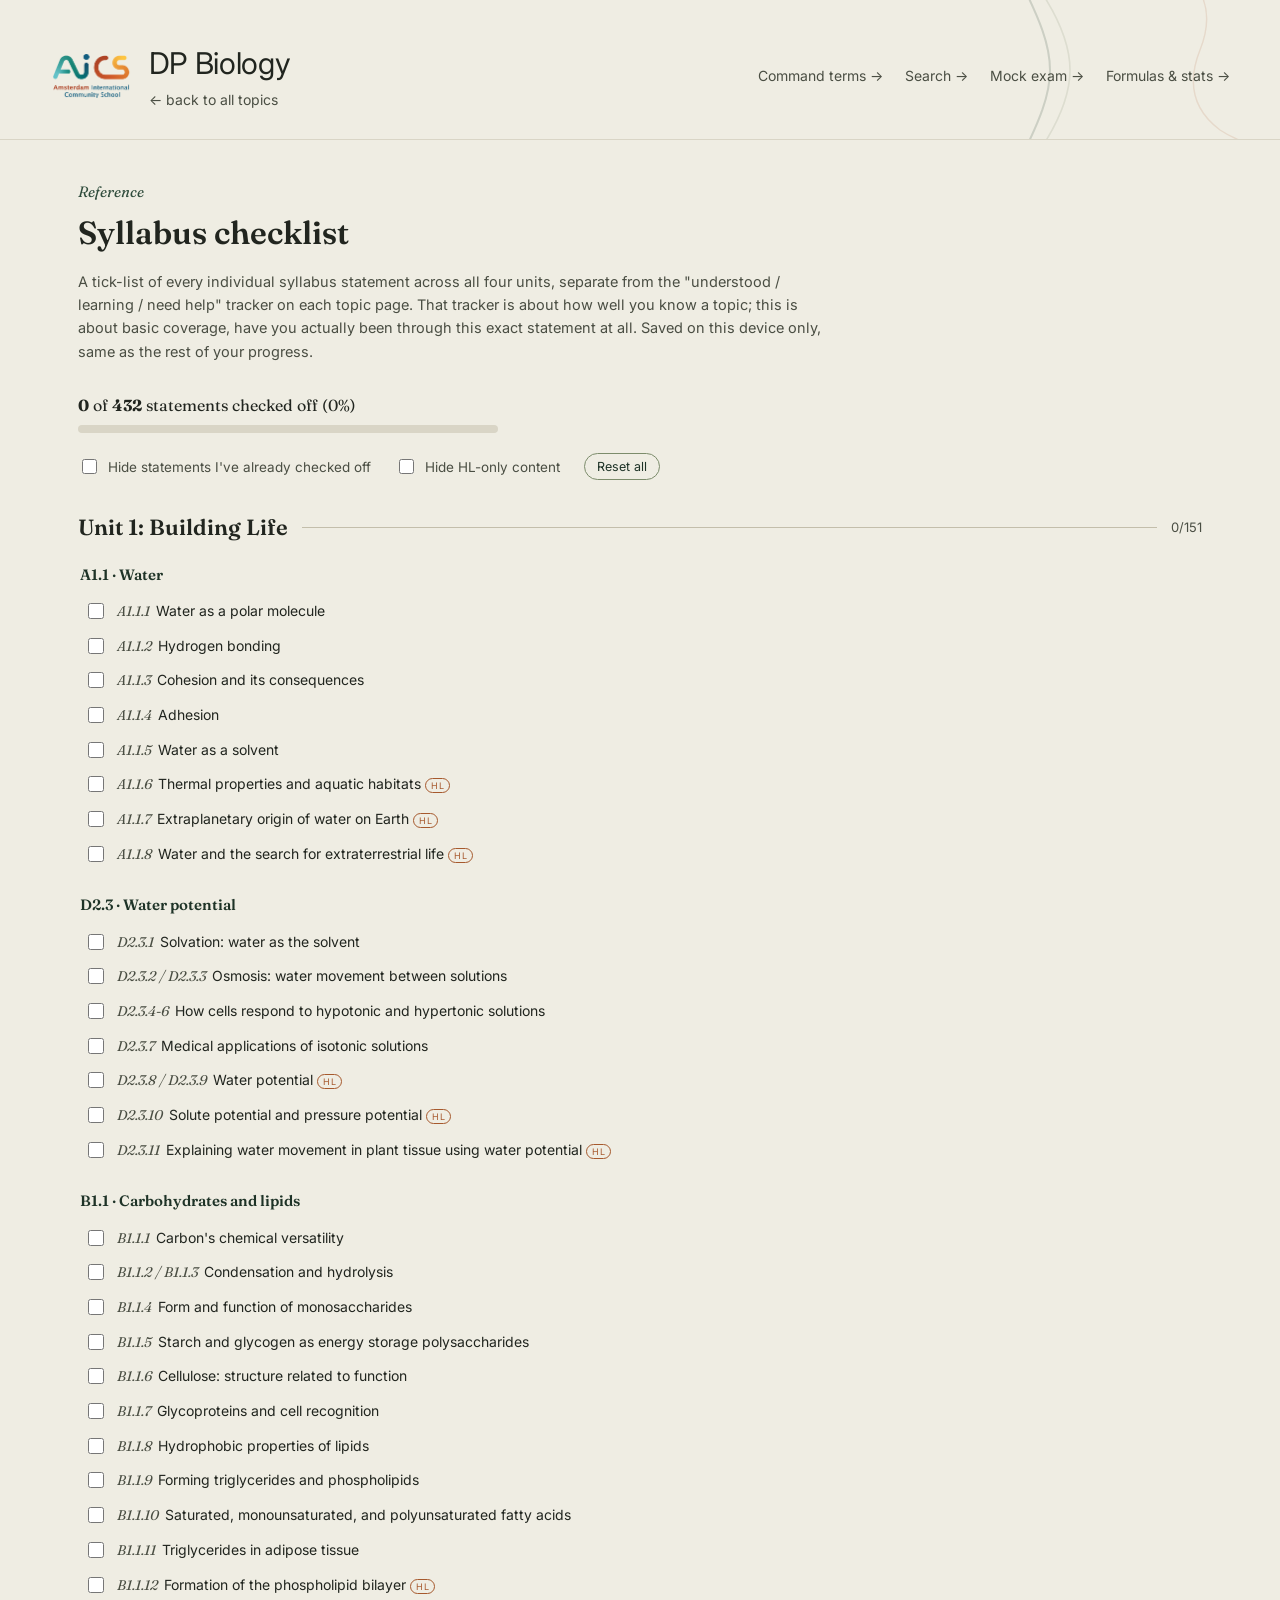
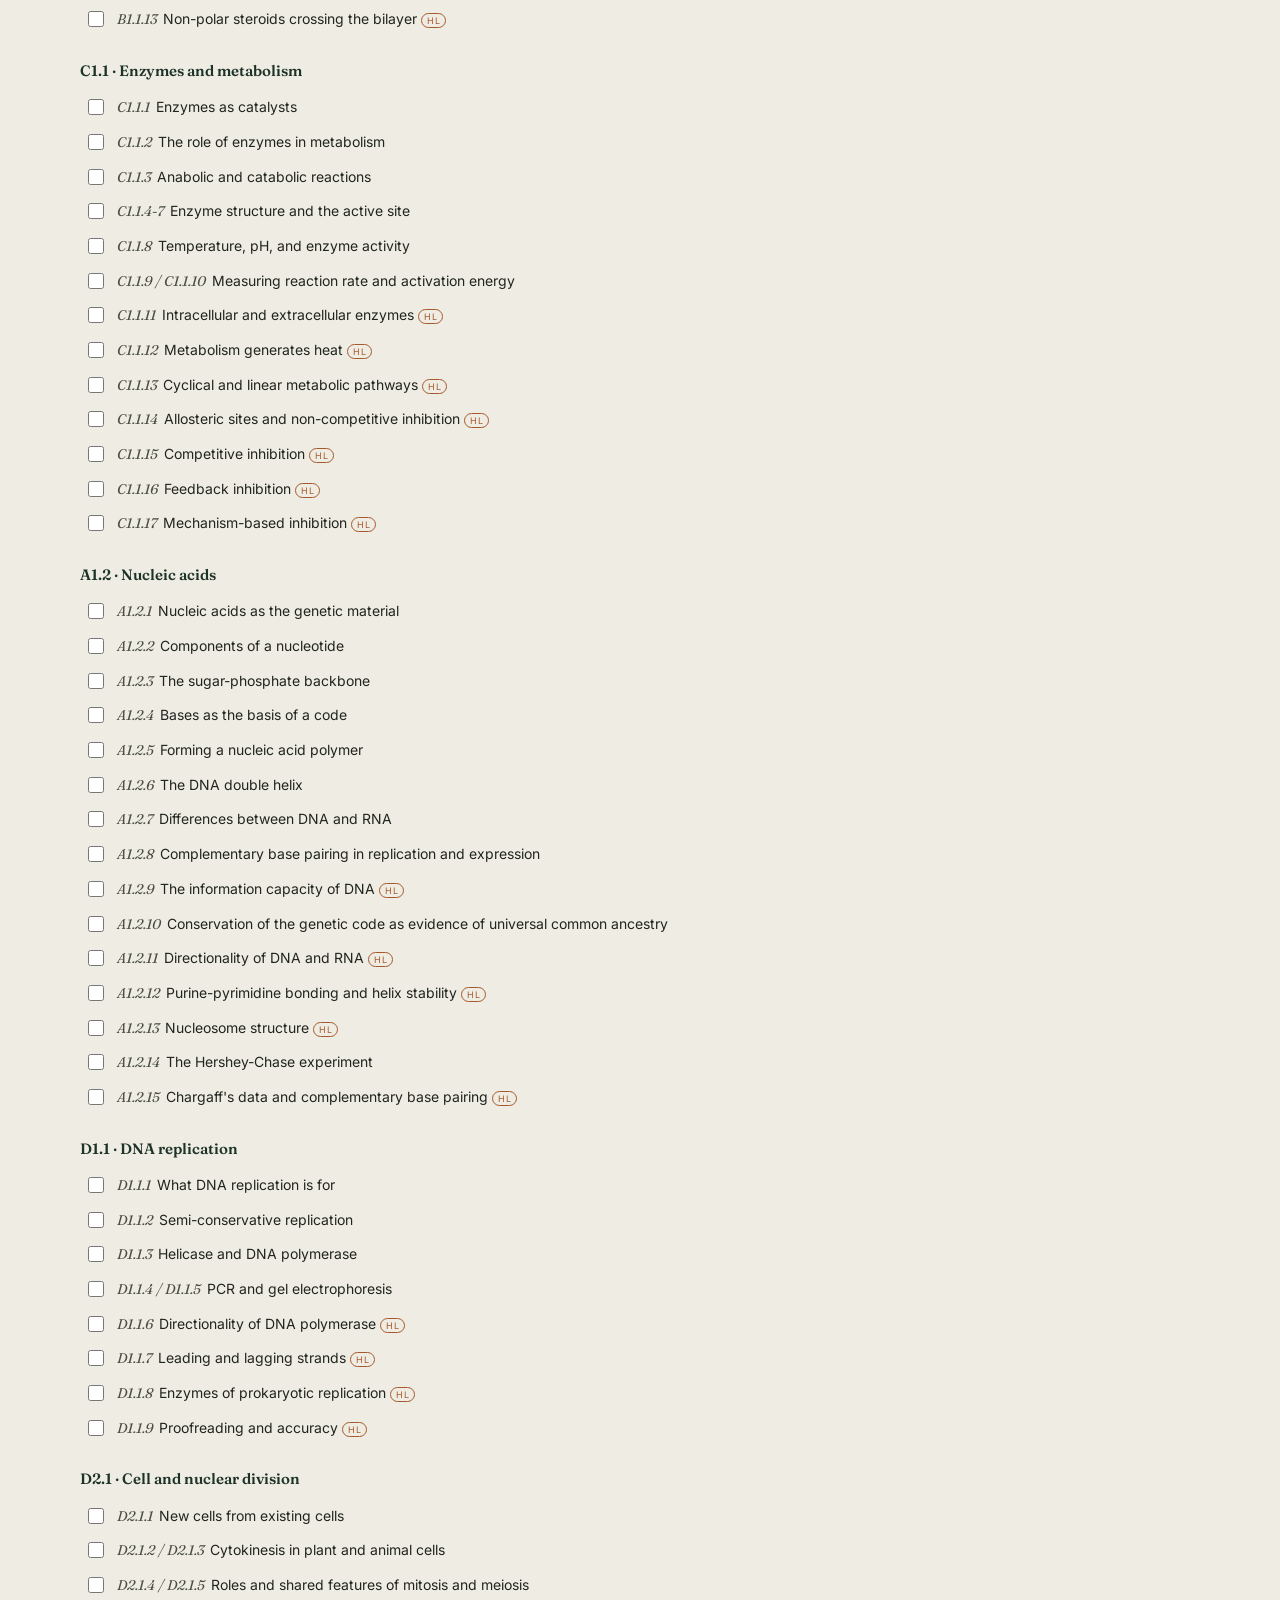
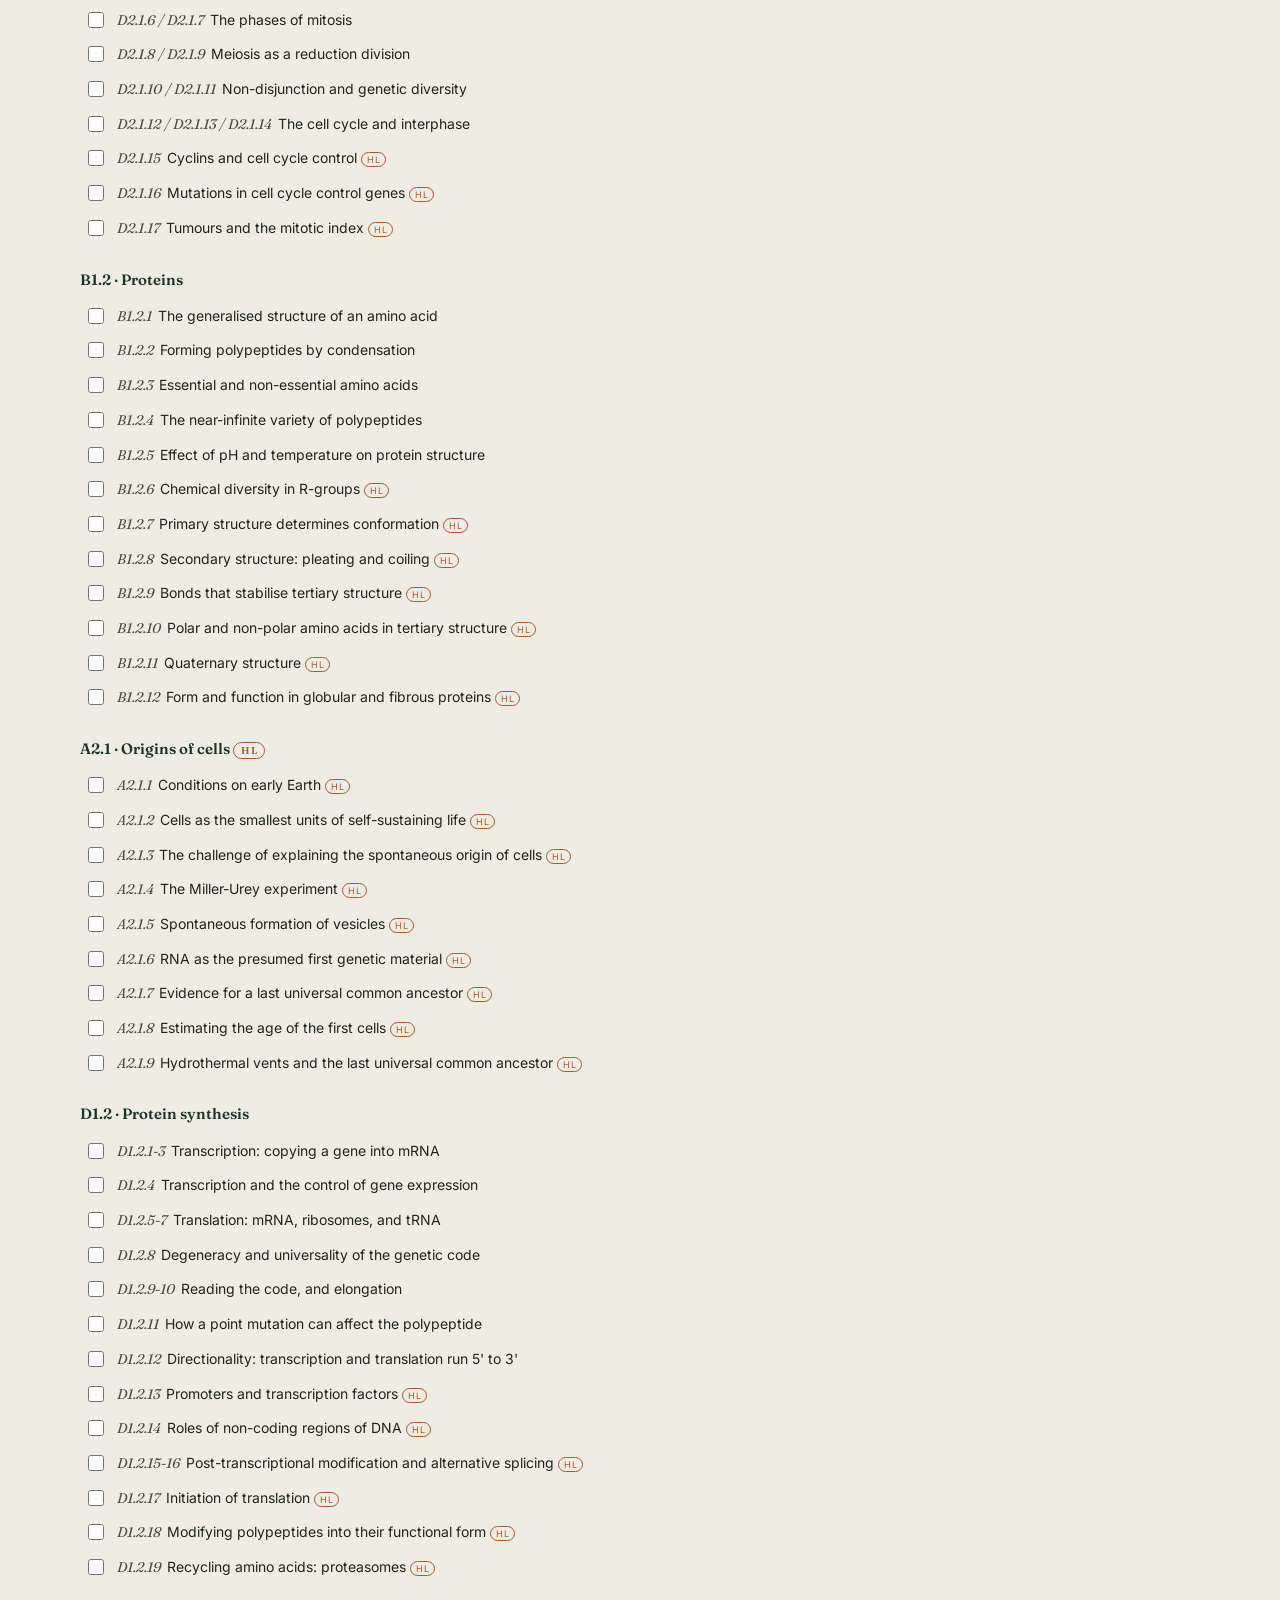
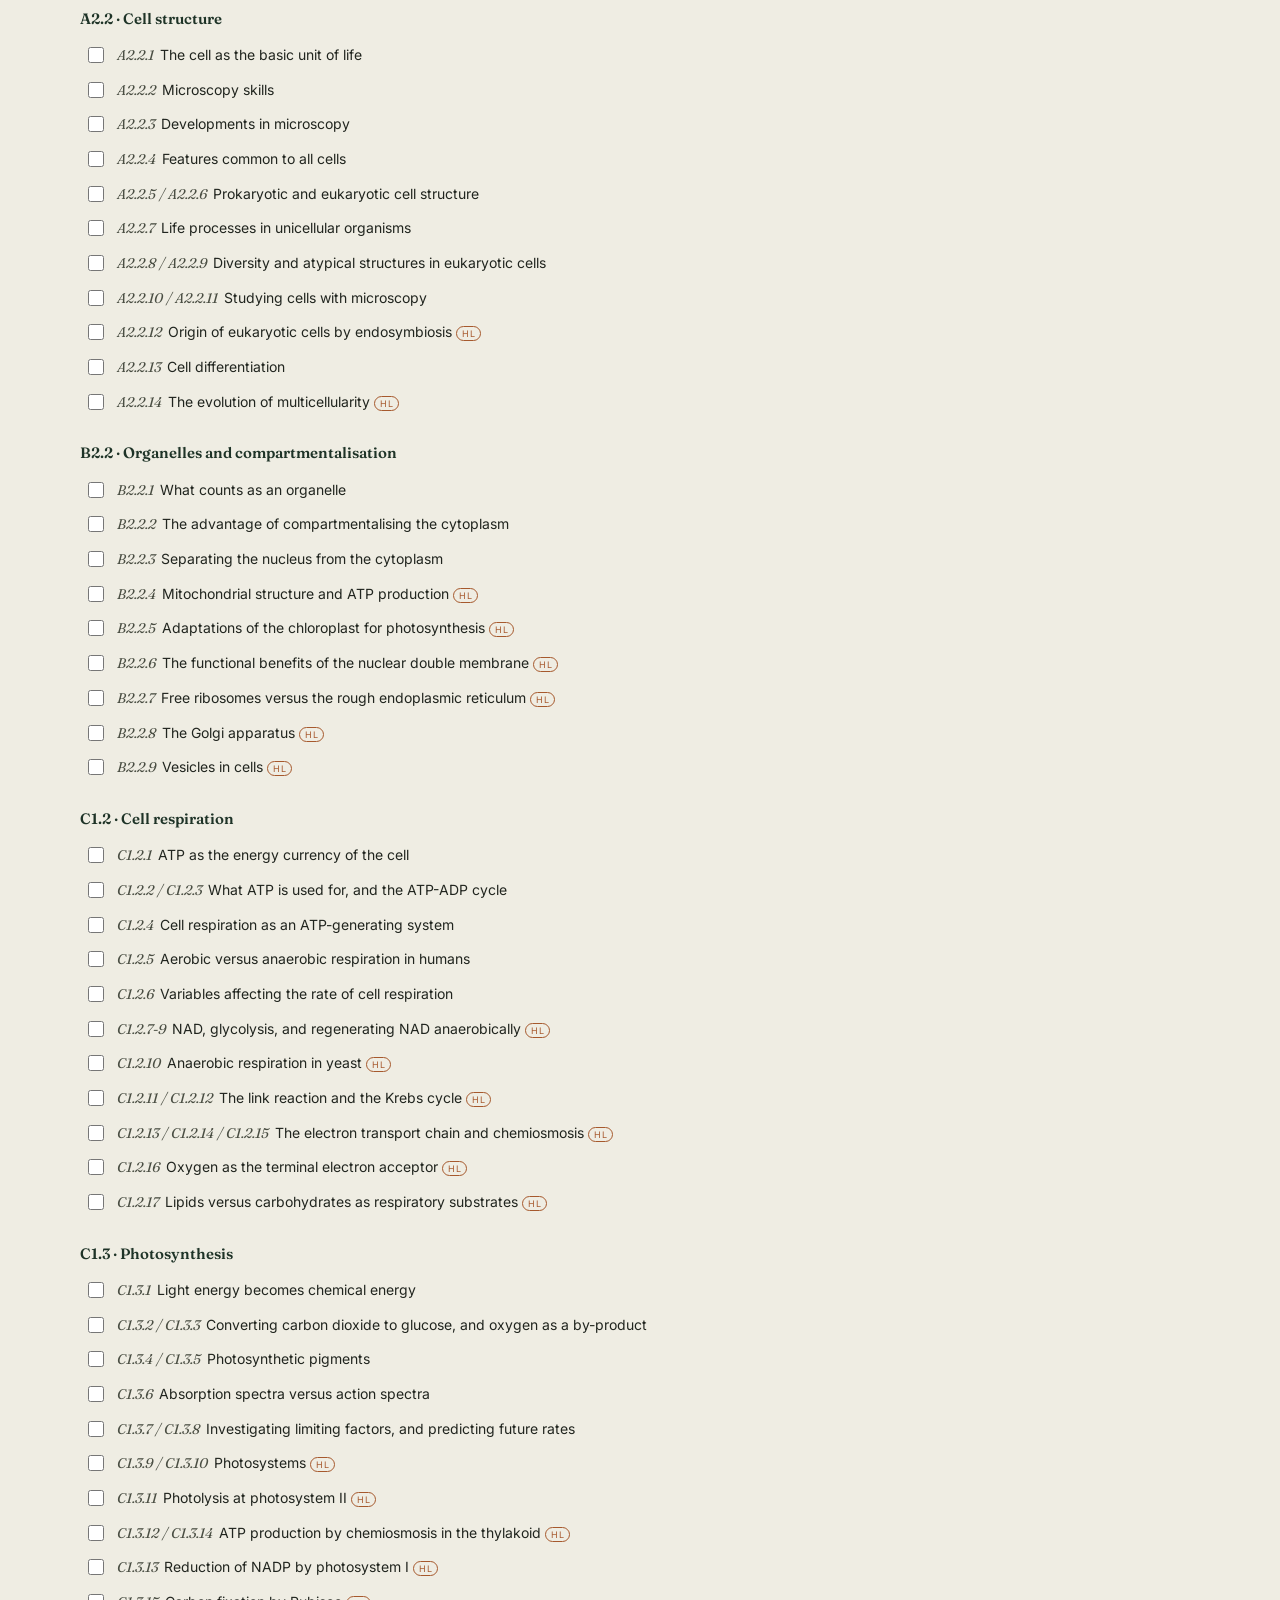
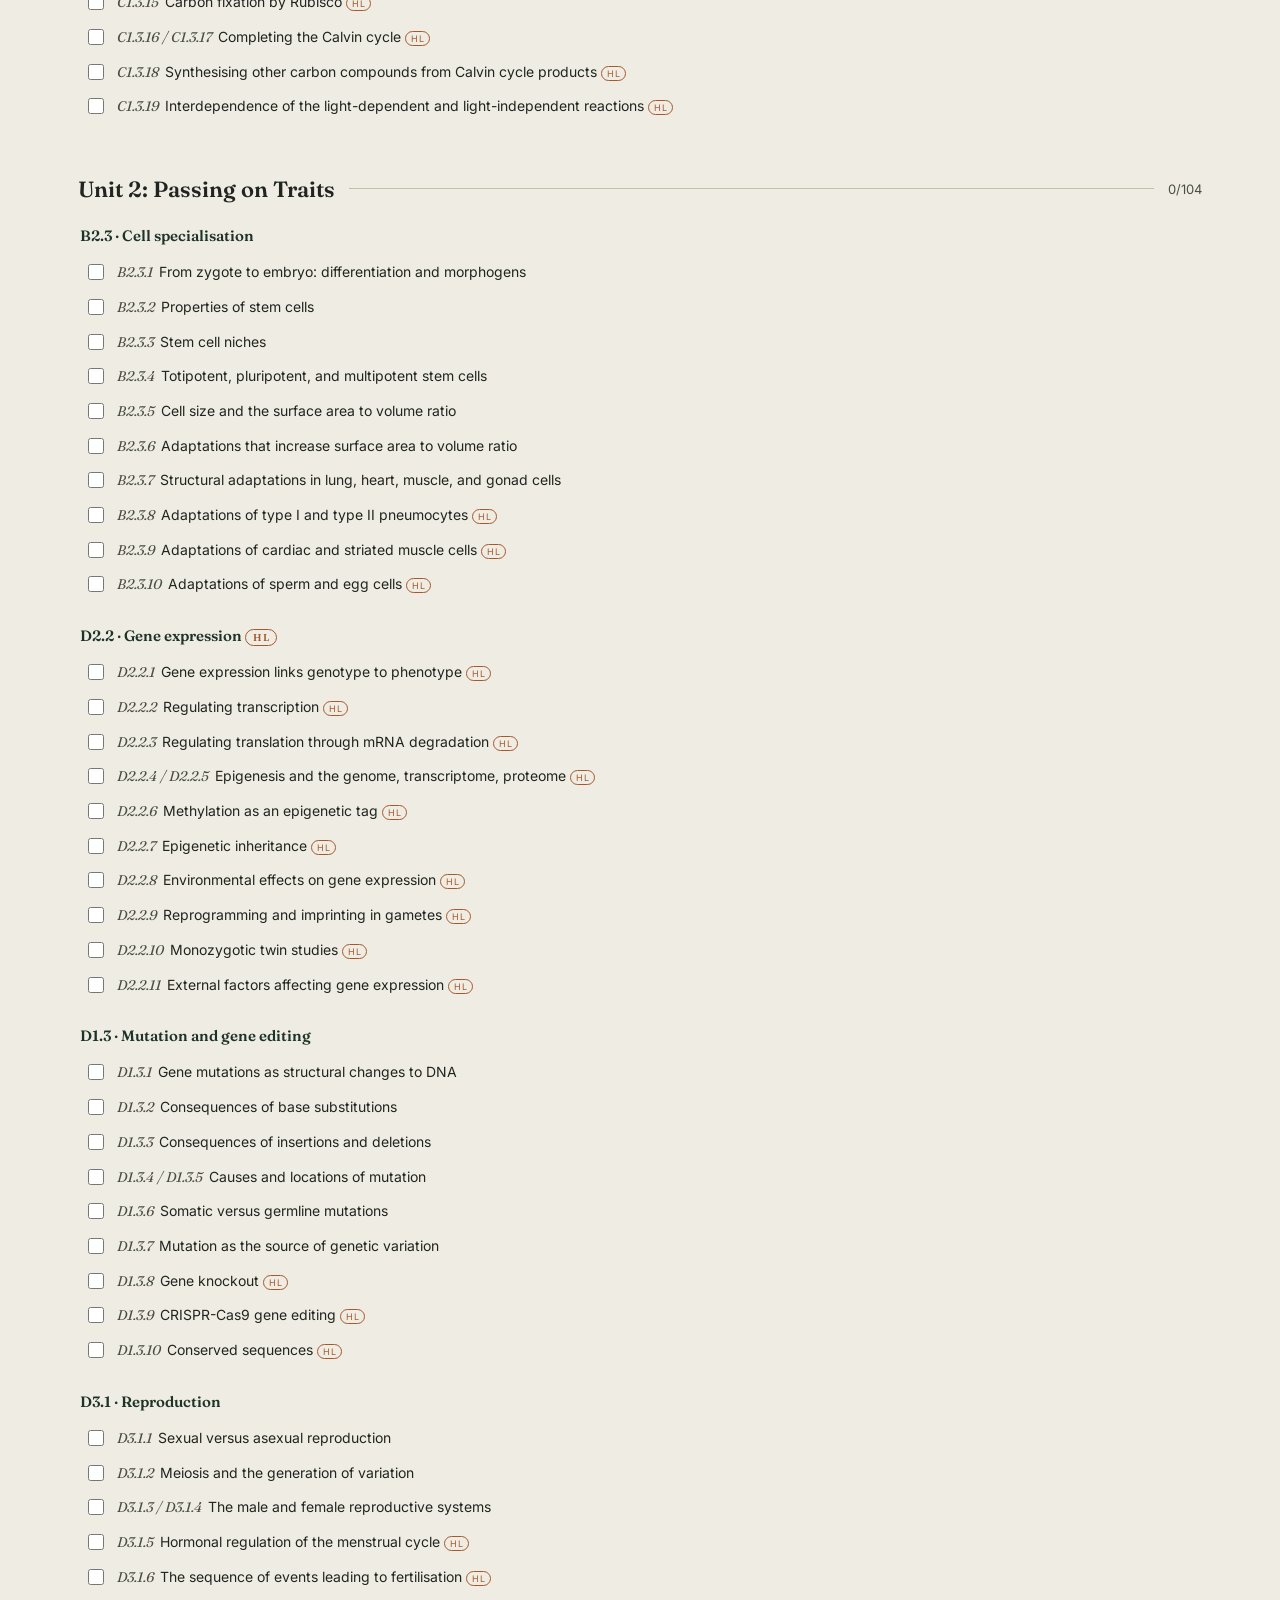
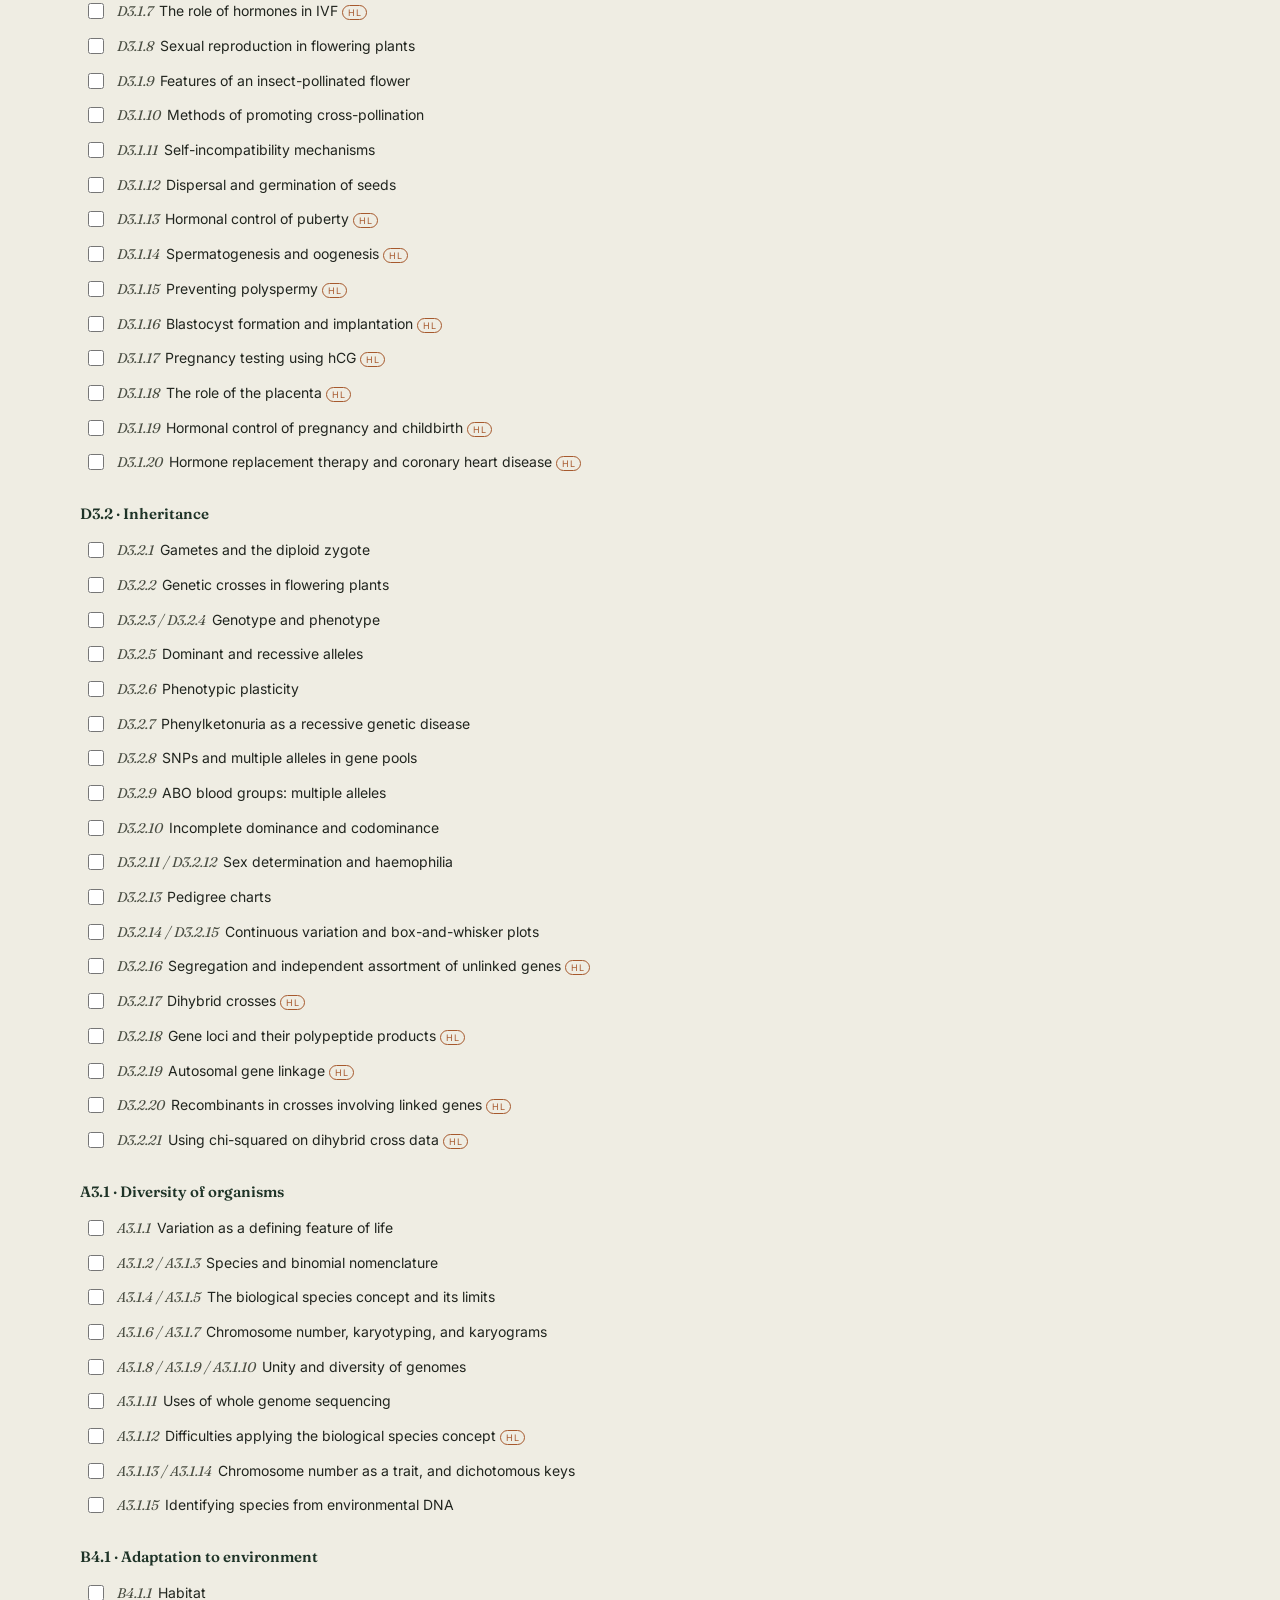
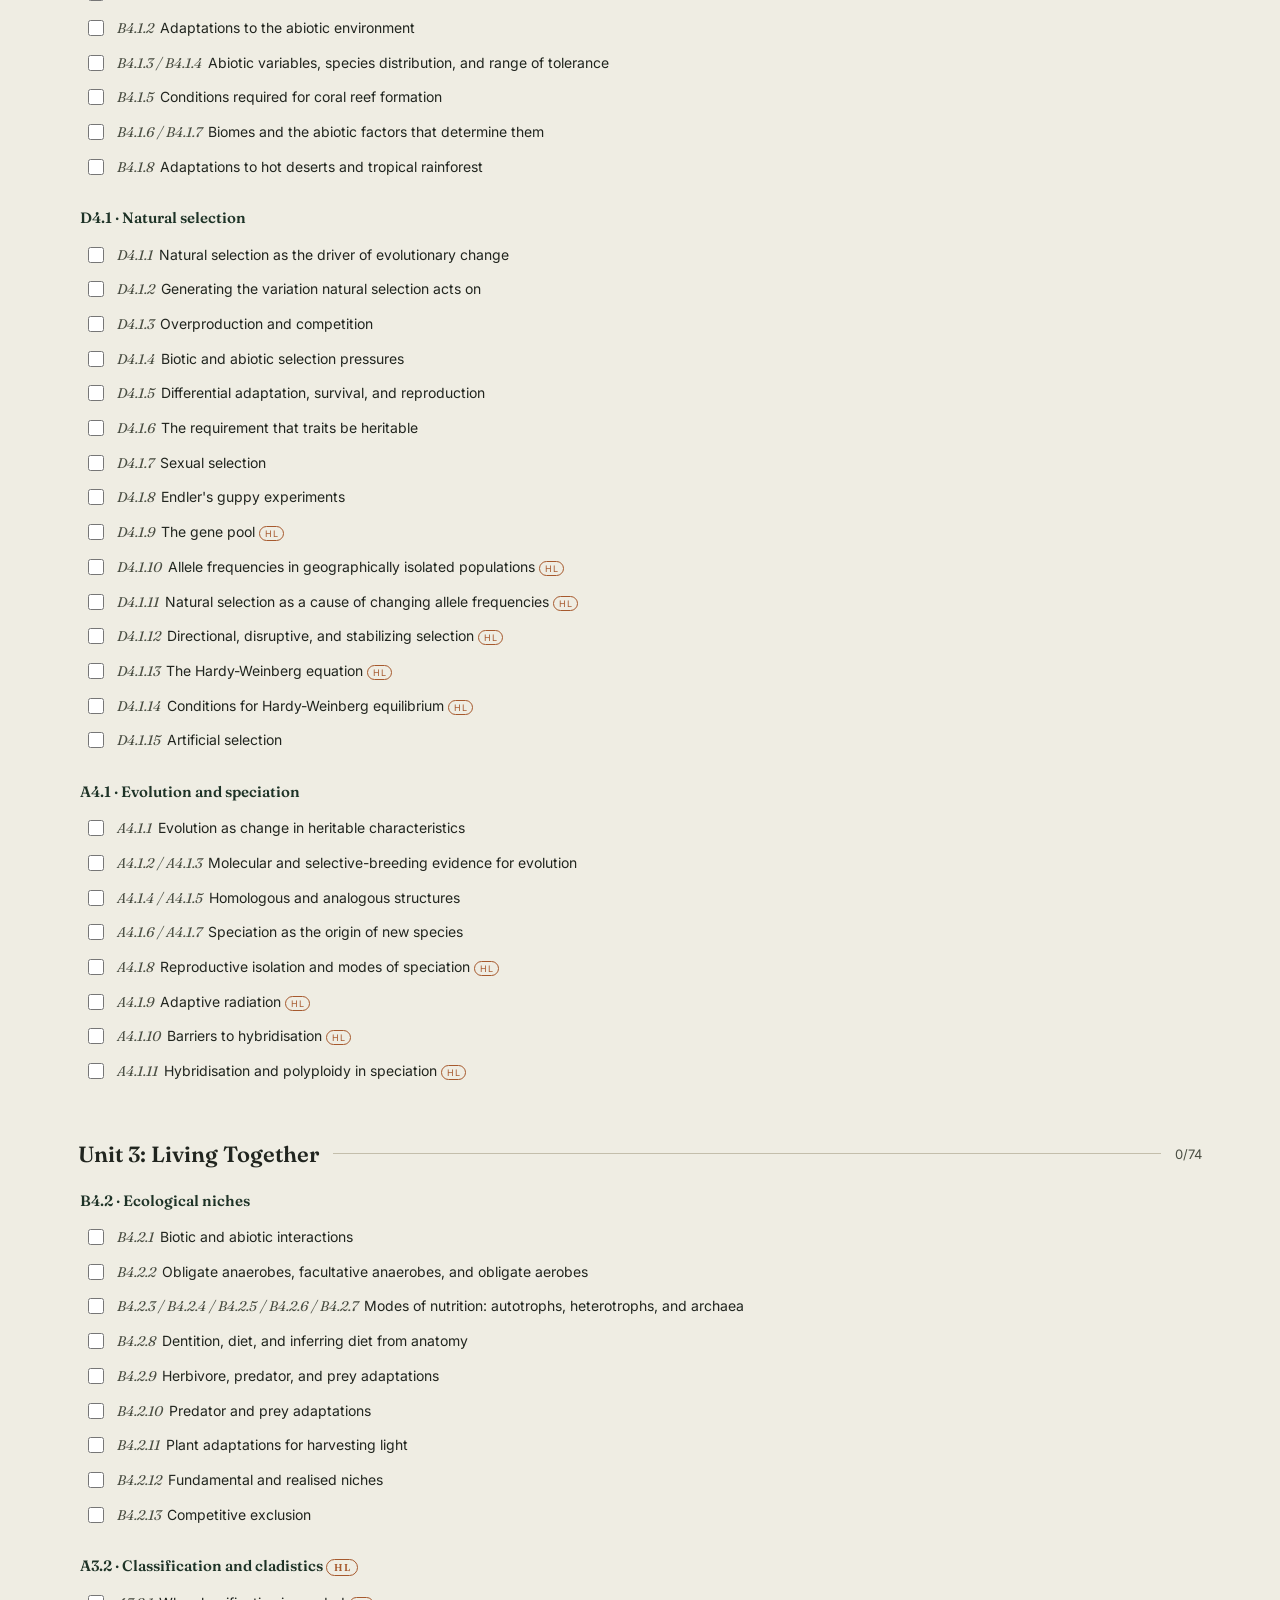
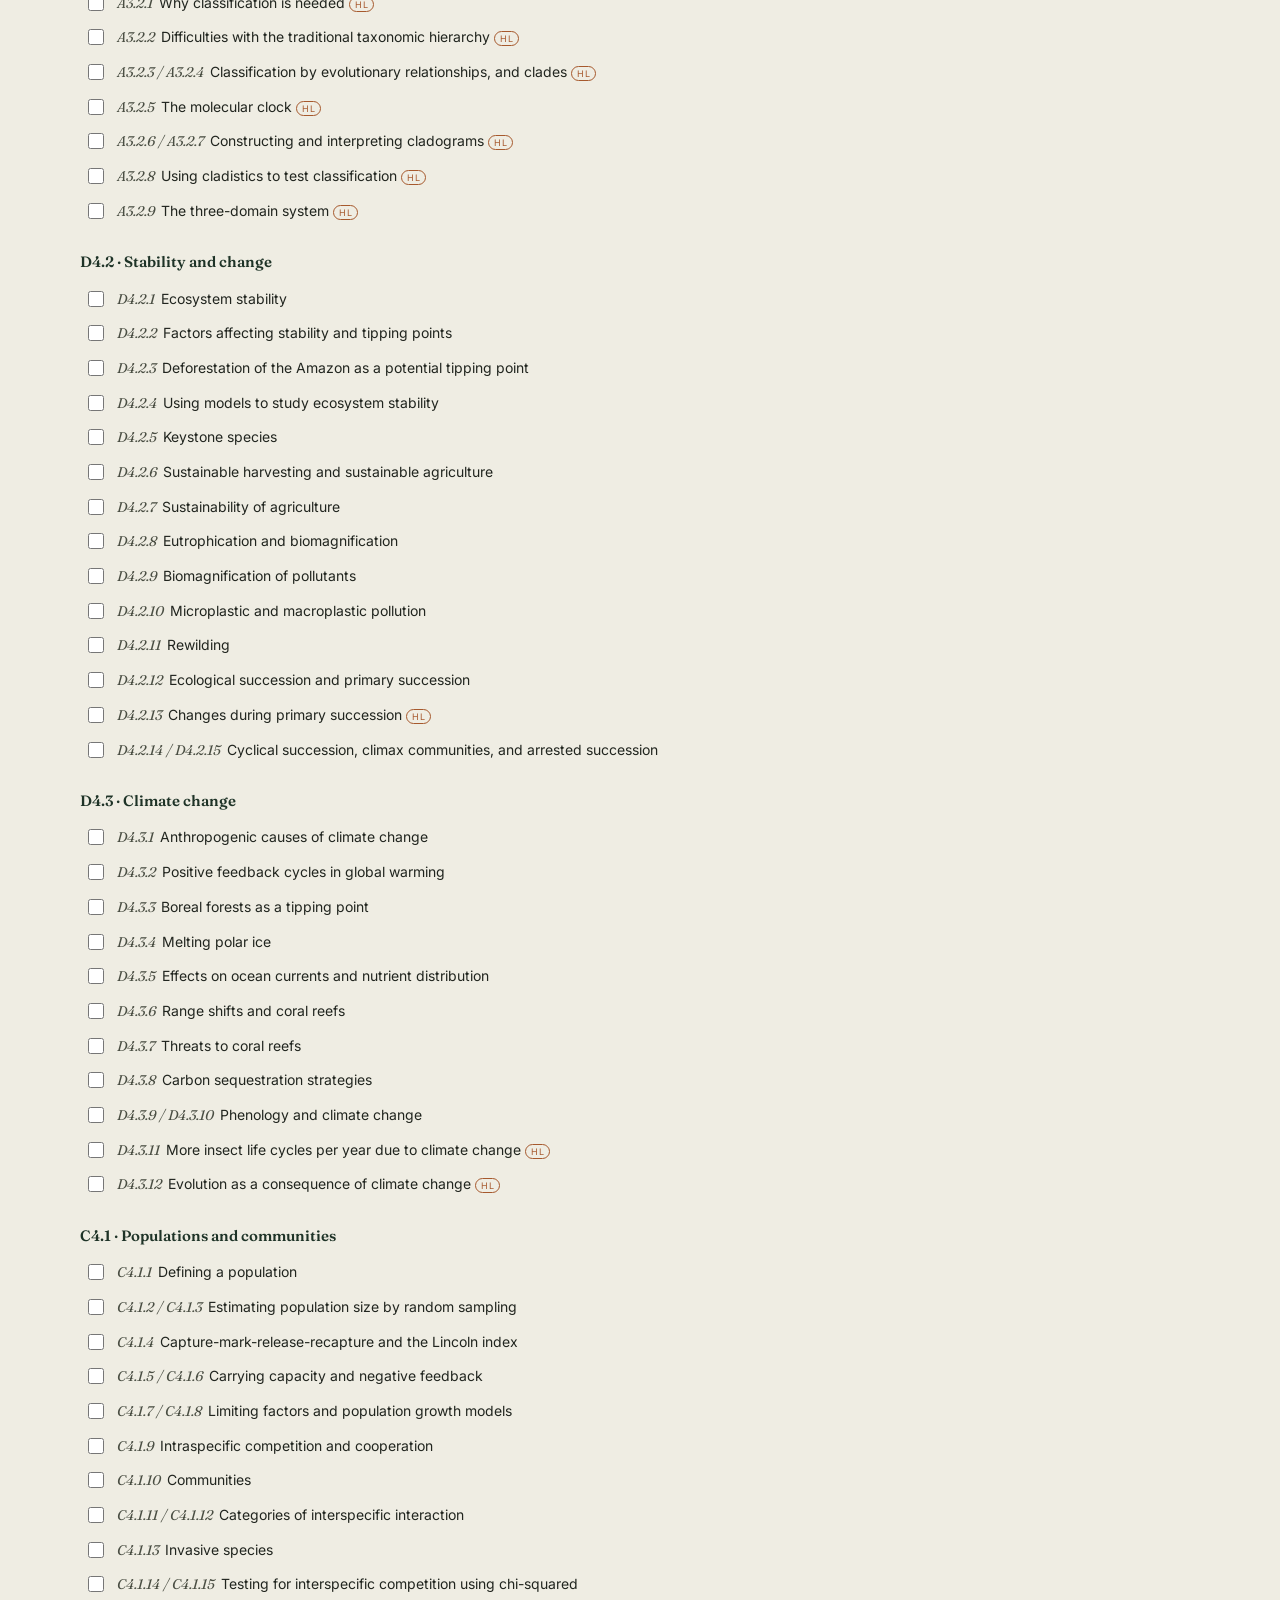
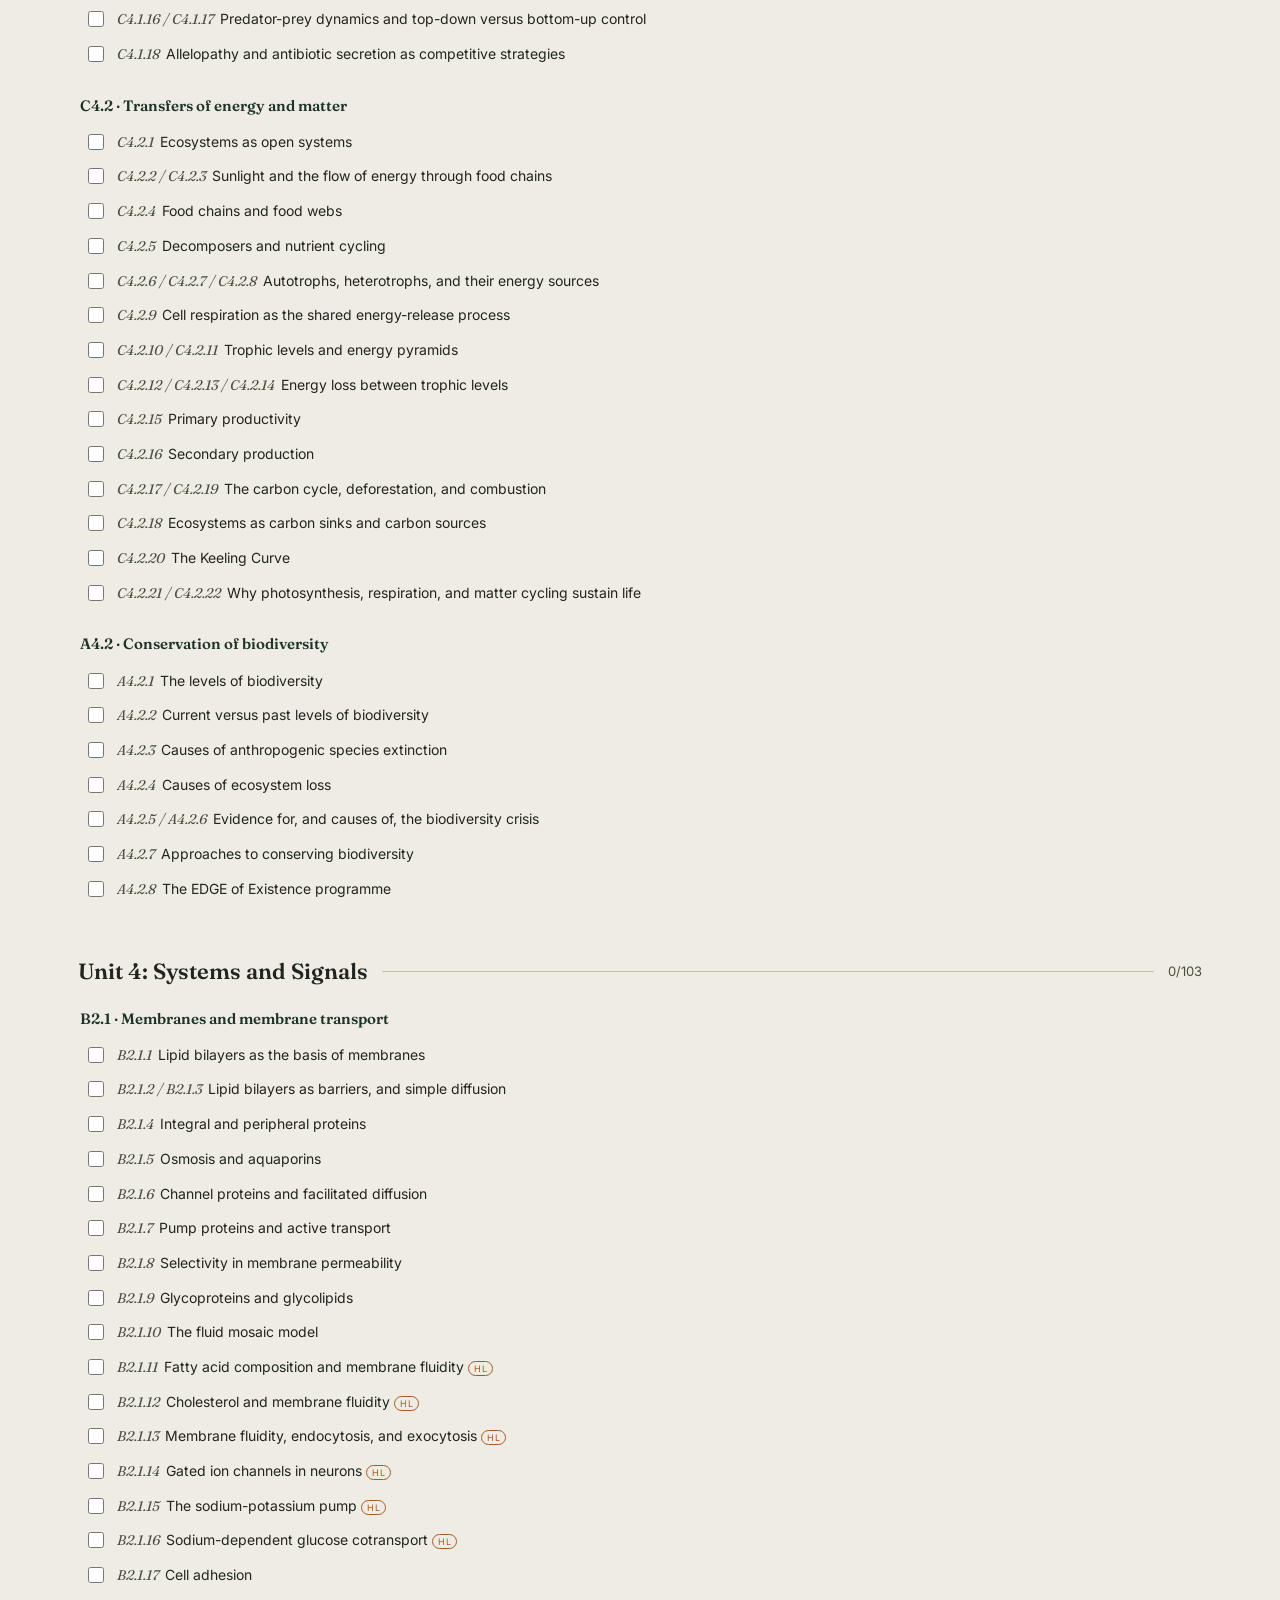
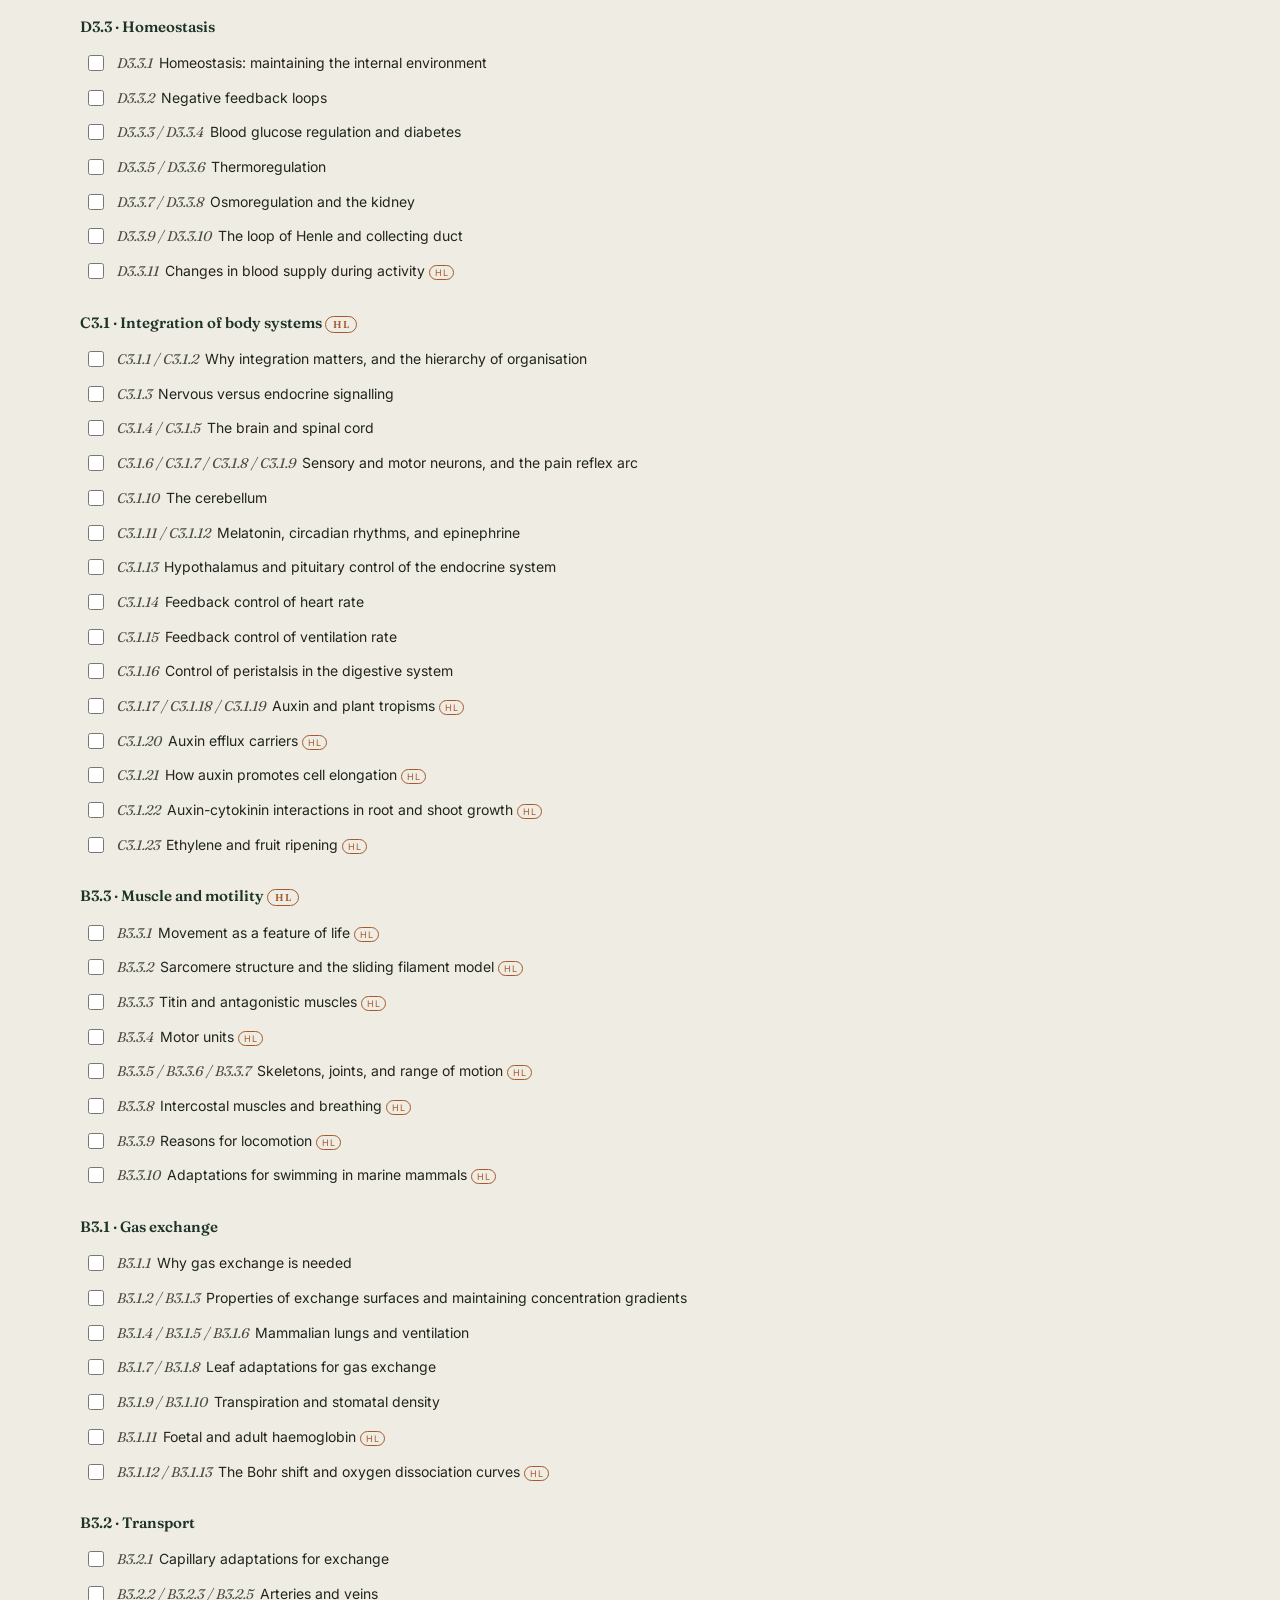
<file: checklist.html>
<!DOCTYPE html>
<html lang="en">
<head>
<meta charset="UTF-8">
<meta name="viewport" content="width=device-width, initial-scale=1.0">
<title>Syllabus Checklist | DP Biology Notes</title>
<link rel="preconnect" href="https://fonts.googleapis.com">
<link href="https://fonts.googleapis.com/css2?family=Fraunces:ital,opsz,wght@0,9..144,400;0,9..144,600;1,9..144,500&family=Inter:wght@400;500;600&display=swap" rel="stylesheet">
<link rel="stylesheet" href="css/style.css">
</head>
<body>

<header class="site-header">
  <div class="header-row">
    <div class="header-title-group">
      <img src="images/aics-logo.png" alt="Amsterdam International Community School" class="school-logo">
      <div>
        <div class="site-title"><a href="index.html">DP Biology</a></div>
        <a href="index.html" class="back-link">&larr; back to all topics</a>
      </div>
    </div>
    <nav class="header-nav">
      <a href="terms.html" class="back-link">Command terms &rarr;</a>
      <a href="search.html" class="back-link">Search &rarr;</a>
      <a href="mock.html" class="back-link">Mock exam &rarr;</a>
      <a href="formulas.html" class="back-link">Formulas &amp; stats &rarr;</a>
    </nav>
  </div>
</header>

<div class="shell">

  <div class="topic-header">
    <div class="eyebrow">Reference</div>
    <h1>Syllabus checklist</h1>
    <p class="page-intro">A tick-list of every individual syllabus statement across all four units, separate from the "understood / learning / need help" tracker on each topic page. That tracker is about how well you know a topic; this is about basic coverage, have you actually been through this exact statement at all. Saved on this device only, same as the rest of your progress.</p>
  </div>

  <div class="checklist-summary" id="checklist-summary"></div>

  <div class="checklist-controls">
    <label class="checklist-filter">
      <input type="checkbox" id="hide-checked-toggle">
      Hide statements I've already checked off
    </label>
    <label class="checklist-filter">
      <input type="checkbox" id="hide-hl-toggle">
      Hide HL-only content
    </label>
    <button type="button" class="p2-nav-btn" id="reset-checklist-btn">Reset all</button>
  </div>

  <div id="checklist-container"></div>

</div>

<footer class="site-footer">
  Built for personal revision. Notes, links and quizzes update by editing files in /js, see the README.
</footer>

<script src="js/data.js"></script>
<script src="js/content.js"></script>
<script src="js/app.js"></script>
<script>

const CHECKLIST_KEY = "bioChecklistV1";

function loadChecklist() {
  try {
    return JSON.parse(localStorage.getItem(CHECKLIST_KEY)) || {};
  } catch (e) {
    return {};
  }
}

function saveChecklist(data) {
  localStorage.setItem(CHECKLIST_KEY, JSON.stringify(data));
}

let checklistData = loadChecklist();

function isChecked(code, label) {
  return !!(checklistData[code] && checklistData[code][label]);
}

function setChecked(code, label, value) {
  checklistData[code] = checklistData[code] || {};
  checklistData[code][label] = value;
  saveChecklist(checklistData);
}

function allStatements() {
  const list = [];
  UNITS.forEach(unit => {
    unit.topics.forEach(code => {
      const sections = (typeof CONTENT !== "undefined" && CONTENT[code]) || [];
      sections.forEach(section => {
        list.push({
          unit: unit.name,
          code: code,
          label: section.label || section.heading,
          heading: section.heading,
          level: section.level || (isHLTopic(code) ? "HL" : "SL")
        });
      });
    });
  });
  return list;
}

const STATEMENTS = allStatements();

function renderSummary() {
  const summary = document.getElementById("checklist-summary");
  const total = STATEMENTS.length;
  const checkedCount = STATEMENTS.filter(s => isChecked(s.code, s.label)).length;
  const pct = total ? Math.round((checkedCount / total) * 100) : 0;
  summary.innerHTML = `
    <div class="checklist-summary-numbers"><strong>${checkedCount}</strong> of <strong>${total}</strong> statements checked off (${pct}%)</div>
    <div class="checklist-progress-track"><div class="checklist-progress-fill" style="width:${pct}%"></div></div>
  `;
}

function renderChecklist() {
  const container = document.getElementById("checklist-container");
  container.innerHTML = "";
  const hideChecked = document.getElementById("hide-checked-toggle").checked;
  const hideHL = document.getElementById("hide-hl-toggle").checked;

  UNITS.forEach(unit => {
    const unitStatements = STATEMENTS.filter(s => s.unit === unit.name);
    const visibleStatements = unitStatements.filter(s => {
      if (hideHL && s.level === "HL") return false;
      if (hideChecked && isChecked(s.code, s.label)) return false;
      return true;
    });
    if (!visibleStatements.length) return;

    const block = document.createElement("div");
    block.className = "unit-block";

    const unitChecked = unitStatements.filter(s => isChecked(s.code, s.label)).length;
    const heading = document.createElement("div");
    heading.className = "unit-heading";
    heading.innerHTML = `<h2>${unit.name}</h2><div class="rule"></div><span class="checklist-unit-count">${unitChecked}/${unitStatements.length}</span>`;
    block.appendChild(heading);

    // group by topic within the unit
    const byTopic = {};
    visibleStatements.forEach(s => {
      byTopic[s.code] = byTopic[s.code] || [];
      byTopic[s.code].push(s);
    });

    unit.topics.forEach(code => {
      const stmts = byTopic[code];
      if (!stmts || !stmts.length) return;

      const topicBlock = document.createElement("div");
      topicBlock.className = "checklist-topic-block";

      const topicHead = document.createElement("div");
      topicHead.className = "checklist-topic-head";
      topicHead.innerHTML = `<a href="topic.html?code=${code}">${code} &middot; ${topicTitle(code)}</a>${isHLTopic(code) ? ' <span class="hl-badge">HL</span>' : ""}`;
      topicBlock.appendChild(topicHead);

      stmts.forEach(s => {
        const row = document.createElement("label");
        row.className = "checklist-row";
        const cb = document.createElement("input");
        cb.type = "checkbox";
        cb.checked = isChecked(s.code, s.label);
        cb.addEventListener("change", () => {
          setChecked(s.code, s.label, cb.checked);
          renderSummary();
          if (hideChecked) renderChecklist();
        });
        row.appendChild(cb);
        const text = document.createElement("span");
        text.innerHTML = (s.label ? `<span class="checklist-label">${s.label}</span> ` : "") + s.heading +
          (s.level === "HL" ? ' <span class="hl-badge small">HL</span>' : "");
        row.appendChild(text);
        topicBlock.appendChild(row);
      });

      block.appendChild(topicBlock);
    });

    container.appendChild(block);
  });

  if (!container.children.length) {
    container.innerHTML = '<p class="no-resources">Nothing to show, adjust the filters above.</p>';
  }
}

document.getElementById("hide-checked-toggle").addEventListener("change", renderChecklist);
document.getElementById("hide-hl-toggle").addEventListener("change", renderChecklist);
document.getElementById("reset-checklist-btn").addEventListener("click", () => {
  if (!confirm("Clear every checked statement? This can't be undone.")) return;
  checklistData = {};
  saveChecklist(checklistData);
  renderSummary();
  renderChecklist();
});

renderSummary();
renderChecklist();

</script>
</body>
</html>
</file>
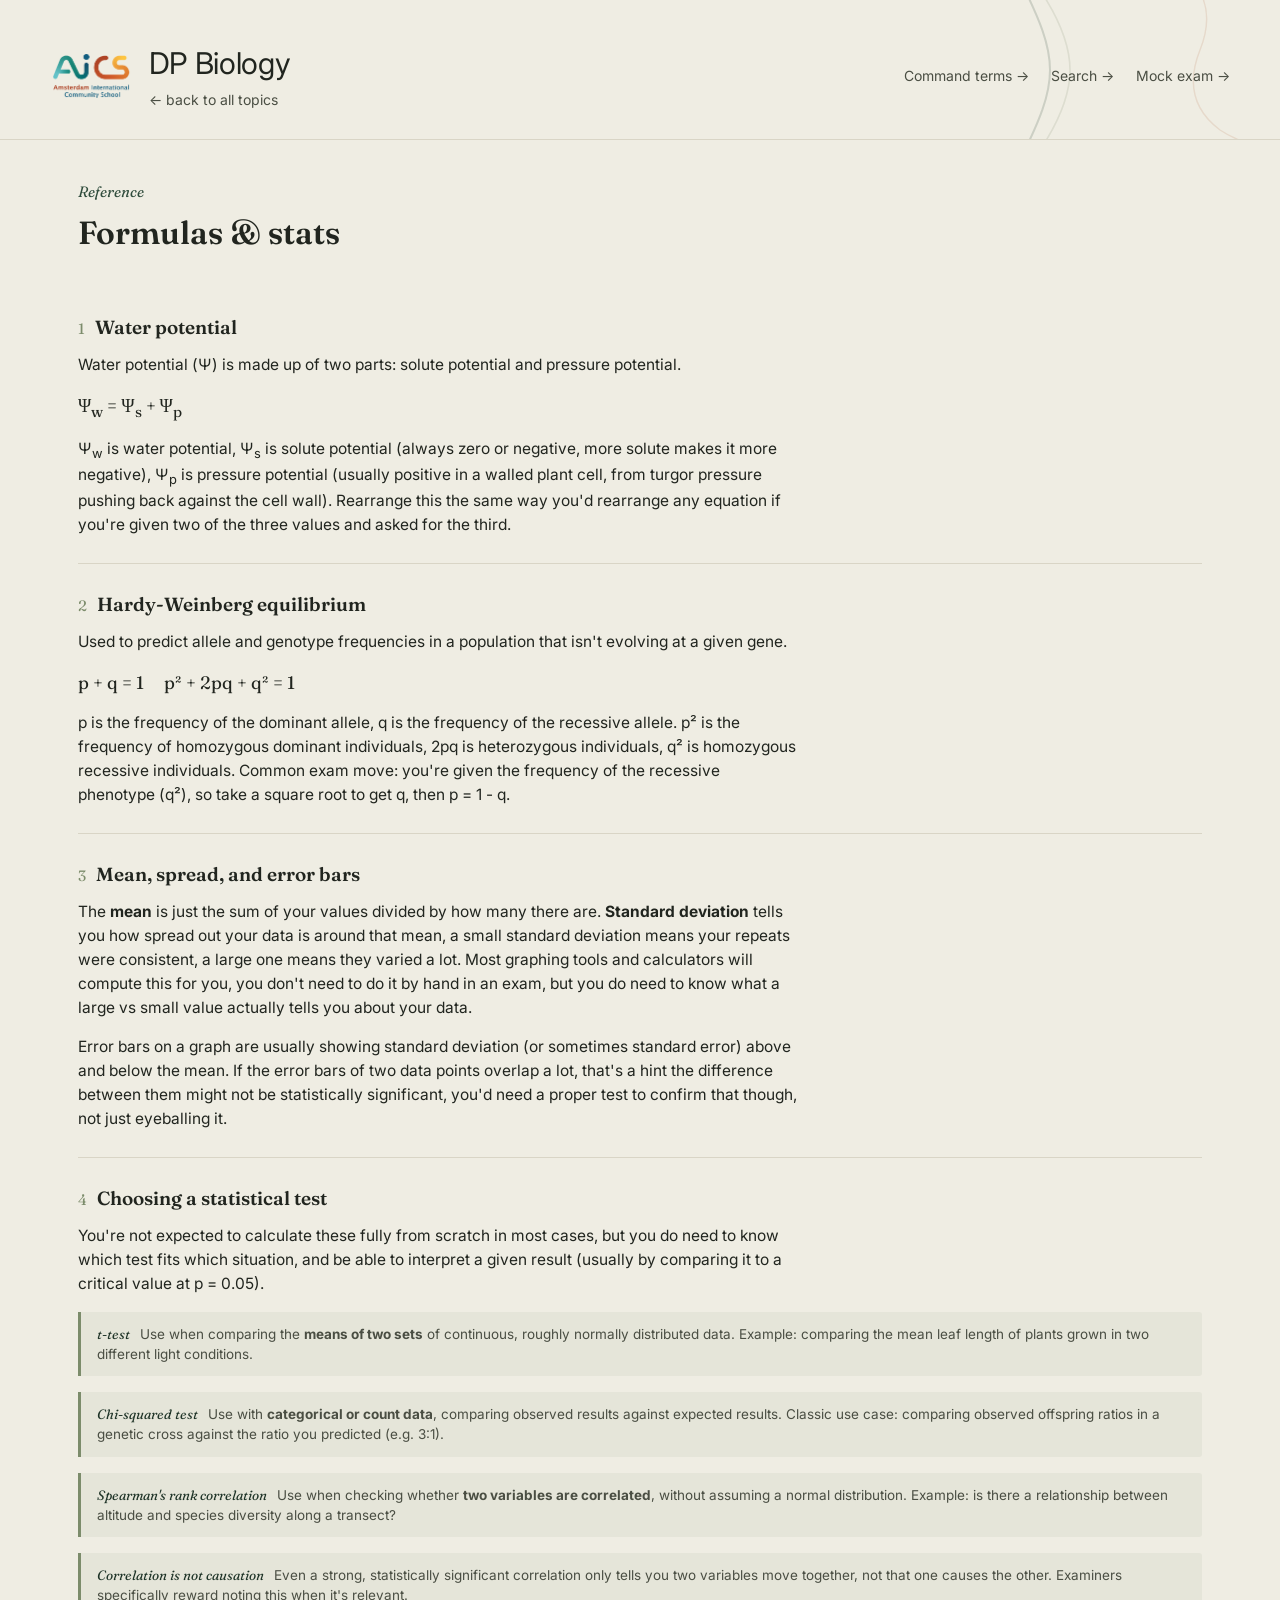
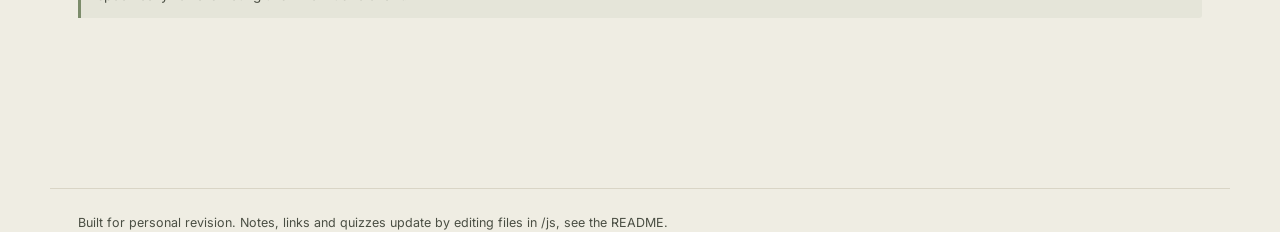
<file: formulas.html>
<!DOCTYPE html>
<html lang="en">
<head>
<meta charset="UTF-8">
<meta name="viewport" content="width=device-width, initial-scale=1.0">
<title>Formulas &amp; Stats | DP Biology Notes</title>
<link rel="preconnect" href="https://fonts.googleapis.com">
<link href="https://fonts.googleapis.com/css2?family=Fraunces:ital,opsz,wght@0,9..144,400;0,9..144,600;1,9..144,500&family=Inter:wght@400;500;600&display=swap" rel="stylesheet">
<link rel="stylesheet" href="css/style.css">
</head>
<body>

<header class="site-header">
  <div class="header-row">
    <div class="header-title-group">
      <img src="images/aics-logo.png" alt="Amsterdam International Community School" class="school-logo">
      <div>
        <div class="site-title"><a href="index.html">DP Biology</a></div>
        <a href="index.html" class="back-link">&larr; back to all topics</a>
      </div>
    </div>
    <nav class="header-nav">
      <a href="terms.html" class="back-link">Command terms &rarr;</a>
      <a href="search.html" class="back-link">Search &rarr;</a>
      <a href="mock.html" class="back-link">Mock exam &rarr;</a>
    </nav>
  </div>
</header>

<div class="shell">

  <div class="topic-header">
    <div class="eyebrow">Reference</div>
    <h1>Formulas &amp; stats</h1>
  </div>

  <div class="section-block" style="border-top:none;">
    <div class="section-head"><span class="section-label">1</span><h3>Water potential</h3></div>
    <div class="section-text">
      <p>Water potential (&Psi;) is made up of two parts: solute potential and pressure potential.</p>
      <p style="font-family: var(--serif); font-size: 18px; margin: 14px 0;">&Psi;<sub>w</sub> = &Psi;<sub>s</sub> + &Psi;<sub>p</sub></p>
      <p>&Psi;<sub>w</sub> is water potential, &Psi;<sub>s</sub> is solute potential (always zero or negative, more solute makes it more negative), &Psi;<sub>p</sub> is pressure potential (usually positive in a walled plant cell, from turgor pressure pushing back against the cell wall). Rearrange this the same way you'd rearrange any equation if you're given two of the three values and asked for the third.</p>
    </div>
  </div>

  <div class="section-block">
    <div class="section-head"><span class="section-label">2</span><h3>Hardy-Weinberg equilibrium</h3></div>
    <div class="section-text">
      <p>Used to predict allele and genotype frequencies in a population that isn't evolving at a given gene.</p>
      <p style="font-family: var(--serif); font-size: 18px; margin: 14px 0;">p + q = 1 &nbsp;&nbsp;&nbsp; p&sup2; + 2pq + q&sup2; = 1</p>
      <p>p is the frequency of the dominant allele, q is the frequency of the recessive allele. p&sup2; is the frequency of homozygous dominant individuals, 2pq is heterozygous individuals, q&sup2; is homozygous recessive individuals. Common exam move: you're given the frequency of the recessive phenotype (q&sup2;), so take a square root to get q, then p = 1 - q.</p>
    </div>
  </div>

  <div class="section-block">
    <div class="section-head"><span class="section-label">3</span><h3>Mean, spread, and error bars</h3></div>
    <div class="section-text">
      <p>The <strong>mean</strong> is just the sum of your values divided by how many there are. <strong>Standard deviation</strong> tells you how spread out your data is around that mean, a small standard deviation means your repeats were consistent, a large one means they varied a lot. Most graphing tools and calculators will compute this for you, you don't need to do it by hand in an exam, but you do need to know what a large vs small value actually tells you about your data.</p>
      <p>Error bars on a graph are usually showing standard deviation (or sometimes standard error) above and below the mean. If the error bars of two data points overlap a lot, that's a hint the difference between them might not be statistically significant, you'd need a proper test to confirm that though, not just eyeballing it.</p>
    </div>
  </div>

  <div class="section-block">
    <div class="section-head"><span class="section-label">4</span><h3>Choosing a statistical test</h3></div>
    <div class="section-text">
      <p>You're not expected to calculate these fully from scratch in most cases, but you do need to know which test fits which situation, and be able to interpret a given result (usually by comparing it to a critical value at p = 0.05).</p>
    </div>
    <div class="tip-box">
      <span class="tip-label">t-test</span>
      Use when comparing the <strong>means of two sets</strong> of continuous, roughly normally distributed data. Example: comparing the mean leaf length of plants grown in two different light conditions.
    </div>
    <div class="tip-box">
      <span class="tip-label">Chi-squared test</span>
      Use with <strong>categorical or count data</strong>, comparing observed results against expected results. Classic use case: comparing observed offspring ratios in a genetic cross against the ratio you predicted (e.g. 3:1).
    </div>
    <div class="tip-box">
      <span class="tip-label">Spearman's rank correlation</span>
      Use when checking whether <strong>two variables are correlated</strong>, without assuming a normal distribution. Example: is there a relationship between altitude and species diversity along a transect?
    </div>
    <div class="tip-box">
      <span class="tip-label">Correlation is not causation</span>
      Even a strong, statistically significant correlation only tells you two variables move together, not that one causes the other. Examiners specifically reward noting this when it's relevant.
    </div>
  </div>

</div>

<footer class="site-footer">
  Built for personal revision. Notes, links and quizzes update by editing files in /js, see the README.
</footer>

<script src="js/data.js"></script>
<script src="js/app.js"></script>
</body>
</html>
</file>
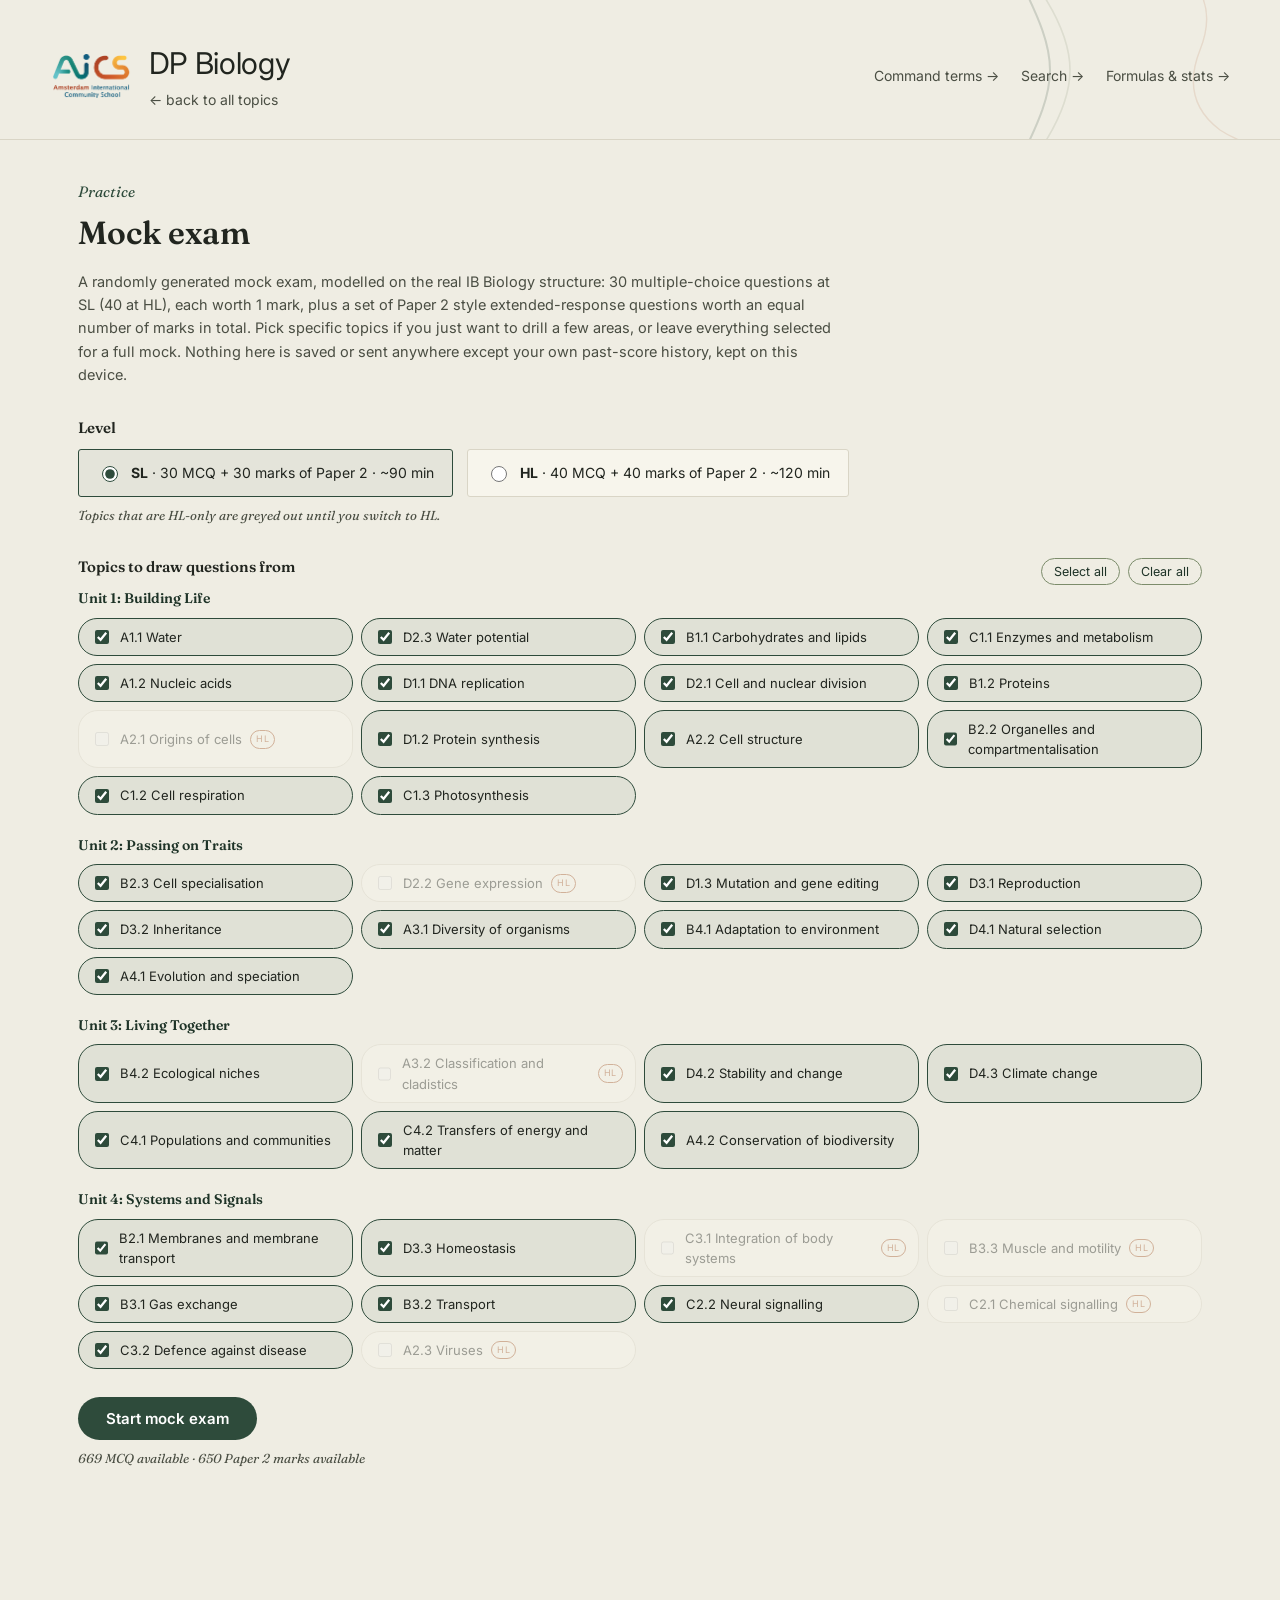
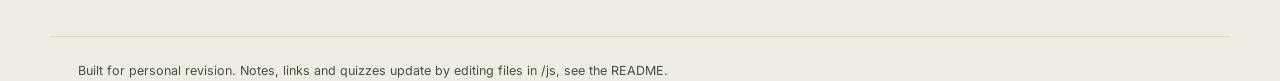
<file: mock.html>
<!DOCTYPE html>
<html lang="en">
<head>
<meta charset="UTF-8">
<meta name="viewport" content="width=device-width, initial-scale=1.0">
<title>Mock Exam | DP Biology Notes</title>
<link rel="preconnect" href="https://fonts.googleapis.com">
<link href="https://fonts.googleapis.com/css2?family=Fraunces:ital,opsz,wght@0,9..144,400;0,9..144,600;1,9..144,500&family=Inter:wght@400;500;600&display=swap" rel="stylesheet">
<link rel="stylesheet" href="css/style.css">
</head>
<body>

<header class="site-header">
  <div class="header-row">
    <div class="header-title-group">
      <img src="images/aics-logo.png" alt="Amsterdam International Community School" class="school-logo">
      <div>
        <div class="site-title"><a href="index.html">DP Biology</a></div>
        <a href="index.html" class="back-link">&larr; back to all topics</a>
      </div>
    </div>
    <nav class="header-nav">
      <a href="terms.html" class="back-link">Command terms &rarr;</a>
      <a href="search.html" class="back-link">Search &rarr;</a>
      <a href="formulas.html" class="back-link">Formulas &amp; stats &rarr;</a>
    </nav>
  </div>
</header>

<div class="shell">

  <div class="topic-header">
    <div class="eyebrow">Practice</div>
    <h1>Mock exam</h1>
    <p class="page-intro">A randomly generated mock exam, modelled on the real IB Biology structure: 30 multiple-choice questions at SL (40 at HL), each worth 1 mark, plus a set of Paper 2 style extended-response questions worth an equal number of marks in total. Pick specific topics if you just want to drill a few areas, or leave everything selected for a full mock. Nothing here is saved or sent anywhere except your own past-score history, kept on this device.</p>
  </div>

  <!-- ============ SETUP SCREEN ============ -->
  <div id="setup-screen">

    <div class="mock-level-picker">
      <div class="mock-section-label">Level</div>
      <div class="mock-level-options">
        <label class="mock-level-option">
          <input type="radio" name="mock-level" value="SL" checked>
          <span><strong>SL</strong> &middot; 30 MCQ + 30 marks of Paper 2 &middot; ~90 min</span>
        </label>
        <label class="mock-level-option">
          <input type="radio" name="mock-level" value="HL">
          <span><strong>HL</strong> &middot; 40 MCQ + 40 marks of Paper 2 &middot; ~120 min</span>
        </label>
      </div>
      <p class="mock-note" id="hl-only-note">Topics that are HL-only are greyed out until you switch to HL.</p>
    </div>

    <div class="mock-topic-picker">
      <div class="mock-section-label-row">
        <div class="mock-section-label">Topics to draw questions from</div>
        <div class="mock-topic-buttons">
          <button type="button" class="p2-nav-btn" id="select-all-btn">Select all</button>
          <button type="button" class="p2-nav-btn" id="select-none-btn">Clear all</button>
        </div>
      </div>
      <p class="mock-prefill-note" id="prefill-note" hidden>Pre-filled with your weakest topics from past mock exams &mdash; adjust as you like, then start.</p>
      <div id="topic-picker-container"></div>
    </div>

    <div class="mock-start-row">
      <button type="button" class="mock-start-btn" id="start-mock-btn">Start mock exam</button>
      <p class="mock-note" id="availability-note"></p>
    </div>

    <div id="history-container"></div>

  </div>

  <!-- ============ EXAM SCREEN ============ -->
  <div id="exam-screen" hidden>

    <div class="mock-timer-bar" id="timer-bar">
      <div class="mock-timer-label">Time remaining</div>
      <div class="mock-timer-clock" id="timer-clock">--:--</div>
    </div>

    <div class="mock-paper-heading">
      <h2 id="exam-title">Paper 1 &mdash; Multiple choice</h2>
      <p class="page-intro">Answer every question. There's no penalty for guessing.</p>
    </div>
    <div id="mcq-container"></div>

    <div class="mock-paper-heading">
      <h2>Paper 2 &mdash; Extended response</h2>
      <p class="page-intro">Jot your answer to each part (optional, just for your own reference), then reveal the guidance at the end to self-mark.</p>
    </div>
    <div id="p2exam-container"></div>

    <div class="mock-finish-row">
      <button type="button" class="mock-start-btn" id="finish-mock-btn">Finish &amp; see results</button>
    </div>

  </div>

  <!-- ============ RESULTS SCREEN ============ -->
  <div id="results-screen" hidden>
    <div class="mock-results-summary" id="results-summary"></div>

    <div class="mock-topic-breakdown" id="topic-breakdown-container"></div>

    <div class="mock-paper-heading">
      <h2>Paper 1 review</h2>
    </div>
    <div id="mcq-review-container"></div>

    <div class="mock-paper-heading" id="p2-review-heading">
      <h2>Paper 2 self-marking</h2>
      <p class="page-intro">Compare what you wrote against the guidance for each part, then drag the slider to record how many of the marks you think you earned.</p>
    </div>
    <div id="p2-review-container"></div>

    <div class="mock-finish-row">
      <button type="button" class="mock-start-btn" id="new-mock-btn">New mock exam</button>
    </div>
  </div>

</div>

<footer class="site-footer">
  Built for personal revision. Notes, links and quizzes update by editing files in /js, see the README.
</footer>

<script src="js/data.js"></script>
<script src="js/questionbank.js"></script>
<script src="js/paper2.js"></script>
<script src="js/app.js"></script>
<script>

/* ---------- config, modelled on the real IB Biology exam ---------- */
const MOCK_CONFIG = {
  SL: { mcqCount: 30, p2MarksTarget: 30, minutes: 90 },
  HL: { mcqCount: 40, p2MarksTarget: 40, minutes: 120 }
};
const HISTORY_KEY = "bioMockHistoryV1";

let selectedTopics = new Set();
let currentLevel = "SL";
let examState = null; // { mcqs: [...], p2Sets: [...], level, topics, secondsRemaining, timerHandle }

/* ---------- setup screen: topic picker ---------- */

function renderTopicPicker() {
  const container = document.getElementById("topic-picker-container");
  container.innerHTML = "";
  UNITS.forEach(unit => {
    const block = document.createElement("div");
    block.className = "mock-unit-block";
    const heading = document.createElement("div");
    heading.className = "mock-unit-heading";
    heading.textContent = unit.name;
    block.appendChild(heading);

    const grid = document.createElement("div");
    grid.className = "mock-topic-grid";
    unit.topics.forEach(code => {
      const isHL = isHLTopic(code);
      const label = document.createElement("label");
      label.className = "mock-topic-chip" + (isHL && currentLevel === "SL" ? " disabled" : "");
      const cb = document.createElement("input");
      cb.type = "checkbox";
      cb.value = code;
      cb.checked = selectedTopics.has(code);
      cb.disabled = isHL && currentLevel === "SL";
      cb.addEventListener("change", () => {
        if (cb.checked) selectedTopics.add(code); else selectedTopics.delete(code);
        updateAvailabilityNote();
      });
      label.appendChild(cb);
      const span = document.createElement("span");
      span.textContent = code + " " + topicTitle(code);
      label.appendChild(span);
      if (isHL) {
        const badge = document.createElement("span");
        badge.className = "hl-badge small";
        badge.textContent = "HL";
        label.appendChild(badge);
      }
      grid.appendChild(label);
    });
    block.appendChild(grid);
    container.appendChild(block);
  });
}

function selectAllTopics() {
  UNITS.forEach(unit => unit.topics.forEach(code => {
    if (!(isHLTopic(code) && currentLevel === "SL")) selectedTopics.add(code);
  }));
  renderTopicPicker();
  updateAvailabilityNote();
}
function selectNoTopics() {
  selectedTopics.clear();
  renderTopicPicker();
  updateAvailabilityNote();
}

function countAvailable() {
  let mcqCount = 0;
  let p2SetCount = 0;
  let p2MarkCount = 0;
  selectedTopics.forEach(code => {
    const qs = (typeof QUESTIONBANK !== "undefined" && QUESTIONBANK[code]) || [];
    mcqCount += qs.length;
    const sets = (typeof PAPER2 !== "undefined" && PAPER2[code]) || [];
    p2SetCount += sets.length;
    sets.forEach(s => { p2MarkCount += s.parts.reduce((sum, p) => sum + (p.marks || 0), 0); });
  });
  return { mcqCount, p2SetCount, p2MarkCount };
}

function updateAvailabilityNote() {
  const note = document.getElementById("availability-note");
  const cfg = MOCK_CONFIG[currentLevel];
  const avail = countAvailable();
  if (selectedTopics.size === 0) {
    note.textContent = "Select at least one topic to begin.";
    return;
  }
  const parts = [];
  parts.push(avail.mcqCount + " MCQ available" + (avail.mcqCount < cfg.mcqCount ? " (fewer than the usual " + cfg.mcqCount + " for this level, will use all available)" : ""));
  parts.push(avail.p2MarkCount + " Paper 2 marks available" + (avail.p2MarkCount < cfg.p2MarksTarget ? " (fewer than the usual " + cfg.p2MarksTarget + ", will use all available)" : ""));
  note.textContent = parts.join(" \u00b7 ");
}

document.querySelectorAll('input[name="mock-level"]').forEach(radio => {
  radio.addEventListener("change", () => {
    currentLevel = document.querySelector('input[name="mock-level"]:checked').value;
    // deselect any HL-only topics if switching to SL
    if (currentLevel === "SL") {
      Array.from(selectedTopics).forEach(code => { if (isHLTopic(code)) selectedTopics.delete(code); });
    }
    renderTopicPicker();
    updateAvailabilityNote();
  });
});
document.getElementById("select-all-btn").addEventListener("click", selectAllTopics);
document.getElementById("select-none-btn").addEventListener("click", selectNoTopics);

/* ---------- history (localStorage) ---------- */

function loadHistory() {
  try { return JSON.parse(localStorage.getItem(HISTORY_KEY)) || []; } catch (e) { return []; }
}
function saveHistoryEntry(entry) {
  const hist = loadHistory();
  hist.unshift(entry);
  localStorage.setItem(HISTORY_KEY, JSON.stringify(hist.slice(0, 20)));
}
function renderHistory() {
  const container = document.getElementById("history-container");
  const hist = loadHistory();
  if (!hist.length) { container.innerHTML = ""; return; }
  let html = '<div class="mock-section-label">Your past mock exams</div><div class="mock-history-list">';
  hist.forEach(h => {
    const total = h.mcqTotal + h.p2Total;
    const scored = h.mcqScore + h.p2Score;
    const pct = total ? Math.round((scored / total) * 100) : 0;
    const topicsLabel = h.level === "Quick" ? "quick practice" : (h.topicCount + " topic" + (h.topicCount === 1 ? "" : "s"));
    html += `<div class="mock-history-row">
      <span class="mock-history-date">${h.date}</span>
      <span class="mock-history-level">${h.level}</span>
      <span class="mock-history-topics">${topicsLabel}</span>
      <span class="mock-history-score">${scored}/${total} (${pct}%)</span>
    </div>`;
  });
  html += "</div>";
  container.innerHTML = html;
}

/* ---------- random selection helpers ---------- */

function shuffle(arr) {
  const a = arr.slice();
  for (let i = a.length - 1; i > 0; i--) {
    const j = Math.floor(Math.random() * (i + 1));
    [a[i], a[j]] = [a[j], a[i]];
  }
  return a;
}

function pickMCQs(topics, count) {
  let pool = [];
  topics.forEach(code => {
    const qs = (typeof QUESTIONBANK !== "undefined" && QUESTIONBANK[code]) || [];
    qs.forEach(q => pool.push({ ...q, topic: code }));
  });
  // Shuffle which questions are picked, then independently shuffle each
  // picked question's own answer options (via app.js), so the correct
  // answer isn't always sitting in the same position within the data.
  return shuffle(pool).slice(0, count).map(q => Object.assign(shuffleQuestionOptions(q), { topic: q.topic }));
}

function pickP2Sets(topics, marksTarget) {
  let pool = [];
  topics.forEach(code => {
    const sets = (typeof PAPER2 !== "undefined" && PAPER2[code]) || [];
    sets.forEach(s => pool.push({ ...s, topic: code, totalMarks: s.parts.reduce((sum, p) => sum + (p.marks || 0), 0) }));
  });
  pool = shuffle(pool);
  const chosen = [];
  let sum = 0;
  for (const set of pool) {
    if (sum >= marksTarget) break;
    chosen.push(set);
    sum += set.totalMarks;
  }
  return chosen;
}

/* ---------- exam rendering ---------- */

function startMockExam(quickMode) {
  if (!quickMode && selectedTopics.size === 0) return;
  const isQuick = !!quickMode;
  const topics = isQuick ? Object.keys(TOPIC_TITLES) : Array.from(selectedTopics);
  const mcqCount = isQuick ? 10 : MOCK_CONFIG[currentLevel].mcqCount;
  const p2Target = isQuick ? 0 : MOCK_CONFIG[currentLevel].p2MarksTarget;
  const minutes = isQuick ? 0 : MOCK_CONFIG[currentLevel].minutes;

  const mcqs = pickMCQs(topics, mcqCount);
  const p2Sets = isQuick ? [] : pickP2Sets(topics, p2Target);

  examState = {
    level: isQuick ? "Quick" : currentLevel,
    topics: topics,
    mcqs: mcqs,
    p2Sets: p2Sets,
    secondsRemaining: minutes * 60,
    timerHandle: null,
    quick: isQuick
  };

  document.getElementById("setup-screen").hidden = true;
  document.getElementById("exam-screen").hidden = false;
  document.getElementById("results-screen").hidden = true;
  document.getElementById("exam-title").textContent = isQuick
    ? "Quick practice \u2014 10 random MCQs"
    : "Paper 1 \u2014 Multiple choice (" + currentLevel + ")";

  document.getElementById("timer-bar").hidden = isQuick;
  document.querySelectorAll(".mock-paper-heading")[1].hidden = isQuick;
  document.getElementById("p2exam-container").hidden = isQuick;

  renderExamMCQs();
  if (!isQuick) renderExamP2();
  else document.getElementById("p2exam-container").innerHTML = "";
  if (!isQuick) startTimer();
  window.scrollTo({ top: 0, behavior: "smooth" });
}

function renderExamMCQs() {
  const container = document.getElementById("mcq-container");
  container.innerHTML = "";
  examState.mcqs.forEach((q, i) => {
    const card = document.createElement("div");
    card.className = "mock-mcq-card";
    const qEl = document.createElement("div");
    qEl.className = "mock-mcq-question";
    qEl.textContent = (i + 1) + ". " + q.q;
    card.appendChild(qEl);
    const optsEl = document.createElement("div");
    optsEl.className = "mock-mcq-options";
    q.options.forEach((opt, oi) => {
      const optLabel = document.createElement("label");
      optLabel.className = "mock-mcq-option";
      const radio = document.createElement("input");
      radio.type = "radio";
      radio.name = "mock-mcq-" + i;
      radio.value = oi;
      optLabel.appendChild(radio);
      const span = document.createElement("span");
      span.textContent = opt;
      optLabel.appendChild(span);
      optsEl.appendChild(optLabel);
    });
    card.appendChild(optsEl);
    container.appendChild(card);
  });
}

function renderExamP2() {
  const container = document.getElementById("p2exam-container");
  container.innerHTML = "";
  examState.p2Sets.forEach((set, si) => {
    const card = document.createElement("div");
    card.className = "p2-card mock-p2-exam-card";
    if (set.context) {
      const context = document.createElement("div");
      context.className = "p2-context";
      context.textContent = set.context;
      card.appendChild(context);
    }
    const totalEl = document.createElement("div");
    totalEl.className = "p2-total-marks";
    totalEl.textContent = "[" + set.totalMarks + " marks total]";
    card.appendChild(totalEl);

    set.parts.forEach((part, pi) => {
      const partEl = document.createElement("div");
      partEl.className = "p2-part";
      const promptRow = document.createElement("div");
      promptRow.className = "p2-prompt-row";
      promptRow.innerHTML = `<span class="p2-part-label">(${part.label})</span><span class="p2-prompt">${part.prompt}</span><span class="p2-marks">[${part.marks}]</span>`;
      partEl.appendChild(promptRow);
      const textarea = document.createElement("textarea");
      textarea.className = "mock-answer-box";
      textarea.placeholder = "Jot your answer here (optional)...";
      textarea.id = "answer-" + si + "-" + pi;
      textarea.rows = 3;
      partEl.appendChild(textarea);
      card.appendChild(partEl);
    });
    container.appendChild(card);
  });
}

/* ---------- timer ---------- */

function startTimer() {
  updateTimerDisplay();
  examState.timerHandle = setInterval(() => {
    examState.secondsRemaining--;
    updateTimerDisplay();
    if (examState.secondsRemaining <= 0) {
      clearInterval(examState.timerHandle);
    }
  }, 1000);
}

function updateTimerDisplay() {
  const bar = document.getElementById("timer-bar");
  const clock = document.getElementById("timer-clock");
  const s = Math.max(0, examState.secondsRemaining);
  const mm = Math.floor(s / 60);
  const ss = s % 60;
  clock.textContent = mm + ":" + (ss < 10 ? "0" : "") + ss;
  bar.classList.toggle("mock-timer-low", s <= 300 && s > 0);
  bar.classList.toggle("mock-timer-up", s === 0);
  if (s === 0) clock.textContent = "Time's up";
}

/* ---------- finishing and results ---------- */

function finishMockExam() {
  if (examState.timerHandle) clearInterval(examState.timerHandle);

  document.getElementById("exam-screen").hidden = true;
  document.getElementById("results-screen").hidden = false;
  document.getElementById("p2-review-heading").hidden = !!examState.quick;
  document.getElementById("p2-review-container").hidden = !!examState.quick;

  // grade MCQs, tracking per-topic performance as we go
  let mcqScore = 0;
  const topicStats = {}; // { code: { correct, total } }, "total" counted in points (1 per MCQ, marks per Paper 2 part)
  function bumpTopic(code, correct, points) {
    if (!topicStats[code]) topicStats[code] = { correct: 0, total: 0 };
    topicStats[code].total += points;
    if (correct) topicStats[code].correct += points;
  }

  const mcqAnswers = examState.mcqs.map((q, i) => {
    const checked = document.querySelector(`input[name="mock-mcq-${i}"]:checked`);
    const chosen = checked ? parseInt(checked.value, 10) : null;
    const correct = chosen === q.correct;
    if (correct) mcqScore++;
    bumpTopic(q.topic, correct, 1);
    return { chosen, correct };
  });

  window._mockTopicStats = topicStats; // Paper 2 self-marks added to this as sliders move
  window._mockTopicStatsMerged = JSON.parse(JSON.stringify(topicStats));

  renderMCQReview(mcqAnswers);
  renderP2Review();

  const p2Total = examState.p2Sets.reduce((sum, s) => sum + s.totalMarks, 0);

  renderResultsSummary(mcqScore, examState.mcqs.length, p2Total);
  renderTopicBreakdown();

  window._mockMcqScore = mcqScore;
  window._mockMcqTotal = examState.mcqs.length;
  window._mockP2Total = p2Total;
  window._mockP2Score = 0;
  saveOrUpdateHistory();

  window.scrollTo({ top: 0, behavior: "smooth" });
}

function renderResultsSummary(mcqScore, mcqTotal, p2Total) {
  const container = document.getElementById("results-summary");
  const p2Score = window._mockP2Score || 0;
  const total = mcqTotal + p2Total;
  const scored = mcqScore + p2Score;
  const pct = total ? Math.round((scored / total) * 100) : 0;
  container.innerHTML = `
    <div class="mock-results-headline">${scored} / ${total} <span class="mock-results-pct">(${pct}%)</span></div>
    <div class="mock-results-breakdown">
      <span>Paper 1: ${mcqScore}/${mcqTotal}</span>
      <span>Paper 2 (self-marked): <span id="p2-score-live">${p2Score}</span>/${p2Total}</span>
    </div>
  `;
}

function refreshResultsSummary() {
  const mcqScore = window._mockMcqScore || 0;
  const mcqTotal = window._mockMcqTotal || 0;
  const p2Total = window._mockP2Total || 0;
  renderResultsSummary(mcqScore, mcqTotal, p2Total);
  renderTopicBreakdown();
  saveOrUpdateHistory();
}

function renderTopicBreakdown() {
  const container = document.getElementById("topic-breakdown-container");
  const stats = window._mockTopicStatsMerged || window._mockTopicStats || {};
  const codes = Object.keys(stats).filter(c => stats[c].total > 0);
  if (!codes.length) { container.innerHTML = ""; return; }

  codes.sort((a, b) => (stats[a].correct / stats[a].total) - (stats[b].correct / stats[b].total));

  let rows = "";
  codes.forEach(code => {
    const s = stats[code];
    const pct = Math.round((s.correct / s.total) * 100);
    let cls = "mock-topic-bar-good";
    if (pct < 50) cls = "mock-topic-bar-weak";
    else if (pct < 75) cls = "mock-topic-bar-mid";
    rows += `
      <a class="mock-topic-breakdown-row" href="topic.html?code=${code}">
        <span class="mock-topic-breakdown-name">${code} &middot; ${topicTitle(code)}</span>
        <span class="mock-topic-breakdown-bar-track"><span class="mock-topic-breakdown-bar ${cls}" style="width:${pct}%"></span></span>
        <span class="mock-topic-breakdown-pct">${pct}%</span>
      </a>`;
  });

  container.innerHTML = `<div class="mock-section-label">Score by topic</div>${rows}`;
}

function saveOrUpdateHistory() {
  const topicStats = window._mockTopicStatsMerged || window._mockTopicStats || {};
  if (!window._mockHistoryId) {
    window._mockHistoryId = Date.now();
    saveHistoryEntry({
      id: window._mockHistoryId,
      date: new Date().toLocaleDateString(),
      level: examState.level,
      topicCount: examState.topics.length,
      mcqScore: window._mockMcqScore,
      mcqTotal: window._mockMcqTotal,
      p2Score: window._mockP2Score,
      p2Total: window._mockP2Total,
      topicStats: topicStats
    });
  } else {
    const hist = loadHistory();
    const idx = hist.findIndex(h => h.id === window._mockHistoryId);
    if (idx !== -1) {
      hist[idx].p2Score = window._mockP2Score;
      hist[idx].topicStats = topicStats;
      localStorage.setItem(HISTORY_KEY, JSON.stringify(hist));
    }
  }
}

function renderMCQReview(mcqAnswers) {
  const container = document.getElementById("mcq-review-container");
  container.innerHTML = "";
  examState.mcqs.forEach((q, i) => {
    const ans = mcqAnswers[i];
    const card = document.createElement("div");
    card.className = "mock-mcq-card mock-mcq-review " + (ans.correct ? "mock-correct" : "mock-incorrect");
    const qEl = document.createElement("div");
    qEl.className = "mock-mcq-question";
    qEl.innerHTML = (i + 1) + ". " + q.q + (ans.correct ? ' <span class="mock-review-mark">\u2713</span>' : ' <span class="mock-review-mark">\u2717</span>');
    card.appendChild(qEl);
    const optsEl = document.createElement("div");
    optsEl.className = "mock-mcq-options";
    q.options.forEach((opt, oi) => {
      const div = document.createElement("div");
      let cls = "mock-mcq-option-review";
      if (oi === q.correct) cls += " mock-option-correct";
      if (oi === ans.chosen && oi !== q.correct) cls += " mock-option-wrong";
      div.className = cls;
      div.textContent = opt;
      optsEl.appendChild(div);
    });
    card.appendChild(optsEl);
    const explEl = document.createElement("div");
    explEl.className = "p2-guidance";
    explEl.style.marginTop = "10px";
    explEl.textContent = q.explanation;
    card.appendChild(explEl);
    container.appendChild(card);
  });
}

function renderP2Review() {
  const container = document.getElementById("p2-review-container");
  container.innerHTML = "";
  examState.p2Sets.forEach((set, si) => {
    const card = document.createElement("div");
    card.className = "p2-card mock-p2-exam-card";
    if (set.context) {
      const context = document.createElement("div");
      context.className = "p2-context";
      context.textContent = set.context;
      card.appendChild(context);
    }
    set.parts.forEach((part, pi) => {
      const partEl = document.createElement("div");
      partEl.className = "p2-part";
      const promptRow = document.createElement("div");
      promptRow.className = "p2-prompt-row";
      promptRow.innerHTML = `<span class="p2-part-label">(${part.label})</span><span class="p2-prompt">${part.prompt}</span><span class="p2-marks">[${part.marks}]</span>`;
      partEl.appendChild(promptRow);

      const savedAnswer = document.getElementById("answer-" + si + "-" + pi);
      const answerText = savedAnswer ? savedAnswer.value.trim() : "";
      if (answerText) {
        const yourAnswer = document.createElement("div");
        yourAnswer.className = "mock-your-answer";
        yourAnswer.innerHTML = '<span class="term-label">Your answer</span>' + answerText;
        partEl.appendChild(yourAnswer);
      }

      const guidance = document.createElement("div");
      guidance.className = "p2-guidance";
      guidance.textContent = part.guidance;
      partEl.appendChild(guidance);

      const sliderRow = document.createElement("div");
      sliderRow.className = "mock-self-mark-row";
      const sliderLabel = document.createElement("span");
      sliderLabel.className = "mock-self-mark-label";
      sliderLabel.textContent = "Marks earned:";
      const slider = document.createElement("input");
      slider.type = "range";
      slider.min = 0;
      slider.max = part.marks;
      slider.value = 0;
      slider.step = 1;
      slider.className = "mock-self-mark-slider";
      slider.dataset.topic = set.topic;
      slider.dataset.maxMarks = part.marks;
      const sliderValue = document.createElement("span");
      sliderValue.className = "mock-self-mark-value";
      sliderValue.textContent = "0 / " + part.marks;
      slider.addEventListener("input", () => {
        sliderValue.textContent = slider.value + " / " + part.marks;
        recomputeP2Score();
      });
      sliderRow.appendChild(sliderLabel);
      sliderRow.appendChild(slider);
      sliderRow.appendChild(sliderValue);
      partEl.appendChild(sliderRow);

      card.appendChild(partEl);
    });
    container.appendChild(card);
  });
}

function recomputeP2Score() {
  let sum = 0;
  // Rebuild the Paper 2 portion of topicStats from scratch each time,
  // since sliders can move up and down (unlike MCQ answers, which are locked in).
  const p2TopicPoints = {}; // { code: { correct, total } }
  document.querySelectorAll(".mock-self-mark-slider").forEach(s => {
    const val = parseInt(s.value, 10) || 0;
    const max = parseInt(s.dataset.maxMarks, 10) || 0;
    const topic = s.dataset.topic;
    sum += val;
    if (!p2TopicPoints[topic]) p2TopicPoints[topic] = { correct: 0, total: 0 };
    p2TopicPoints[topic].correct += val;
    p2TopicPoints[topic].total += max;
  });
  window._mockP2Score = sum;

  // merge MCQ-only stats (captured once at finish time) with the live Paper 2 stats
  const merged = {};
  const mcqStats = window._mockTopicStats || {};
  Object.keys(mcqStats).forEach(code => {
    merged[code] = { correct: mcqStats[code].correct, total: mcqStats[code].total };
  });
  Object.keys(p2TopicPoints).forEach(code => {
    if (!merged[code]) merged[code] = { correct: 0, total: 0 };
    merged[code].correct += p2TopicPoints[code].correct;
    merged[code].total += p2TopicPoints[code].total;
  });
  window._mockTopicStatsMerged = merged;

  refreshResultsSummary();
}

function newMockExam() {
  examState = null;
  window._mockHistoryId = null;
  window._mockTopicStats = null;
  window._mockTopicStatsMerged = null;
  document.getElementById("results-screen").hidden = true;
  document.getElementById("exam-screen").hidden = true;
  document.getElementById("setup-screen").hidden = false;
  document.getElementById("timer-bar").hidden = false;
  document.querySelectorAll(".mock-paper-heading")[1].hidden = false;
  document.getElementById("p2exam-container").hidden = false;
  document.getElementById("p2-review-heading").hidden = false;
  document.getElementById("p2-review-container").hidden = false;
  renderHistory();
  window.scrollTo({ top: 0, behavior: "smooth" });
}

document.getElementById("start-mock-btn").addEventListener("click", function () { startMockExam(false); });
document.getElementById("finish-mock-btn").addEventListener("click", finishMockExam);
document.getElementById("new-mock-btn").addEventListener("click", newMockExam);

/* ---------- init ---------- */

function applyUrlParams() {
  const params = new URLSearchParams(window.location.search);
  const topicsParam = params.get("topics");
  const levelParam = params.get("level");

  if (levelParam === "SL" || levelParam === "HL") {
    currentLevel = levelParam;
    document.querySelector(`input[name="mock-level"][value="${levelParam}"]`).checked = true;
  }

  if (topicsParam) {
    const requested = topicsParam.split(",").map(s => s.trim()).filter(Boolean);
    selectedTopics.clear();
    requested.forEach(code => {
      if (TOPIC_TITLES[code] && !(isHLTopic(code) && currentLevel === "SL")) {
        selectedTopics.add(code);
      }
    });
    if (selectedTopics.size === 0) {
      selectAllTopics(); // fallback if params were junk
    } else {
      document.getElementById("prefill-note").hidden = false;
    }
  } else {
    selectAllTopics();
  }
}

applyUrlParams();
renderTopicPicker();
updateAvailabilityNote();
renderHistory();

if (new URLSearchParams(window.location.search).get("topics")) {
  document.querySelector(".mock-topic-picker").scrollIntoView({ behavior: "smooth", block: "start" });
}

if (new URLSearchParams(window.location.search).get("quick") === "1") {
  startMockExam(true);
}


</script>
</body>
</html>
</file>
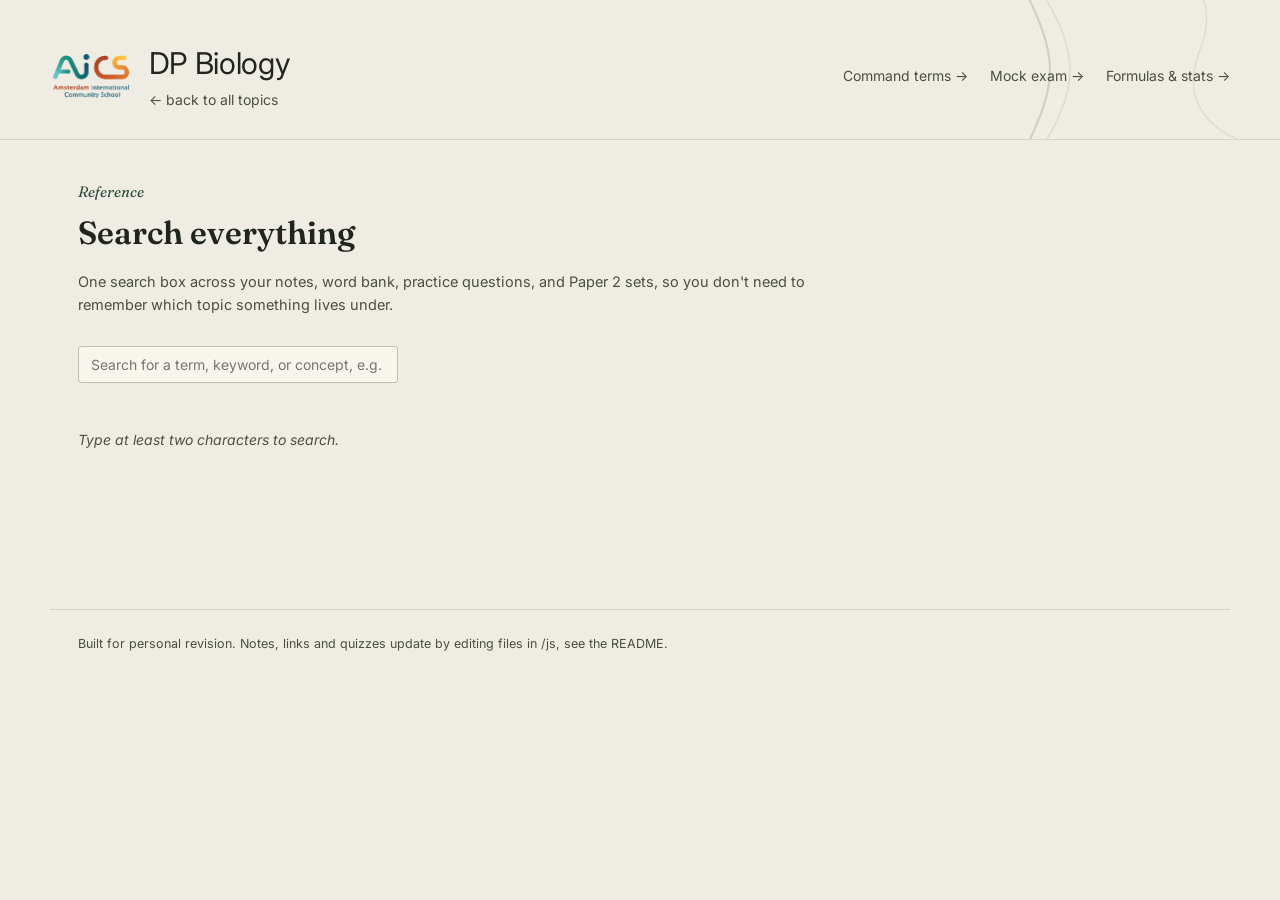
<file: search.html>
<!DOCTYPE html>
<html lang="en">
<head>
<meta charset="UTF-8">
<meta name="viewport" content="width=device-width, initial-scale=1.0">
<title>Search | DP Biology Notes</title>
<link rel="preconnect" href="https://fonts.googleapis.com">
<link href="https://fonts.googleapis.com/css2?family=Fraunces:ital,opsz,wght@0,9..144,400;0,9..144,600;1,9..144,500&family=Inter:wght@400;500;600&display=swap" rel="stylesheet">
<link rel="stylesheet" href="css/style.css">
</head>
<body>

<header class="site-header">
  <div class="header-row">
    <div class="header-title-group">
      <img src="images/aics-logo.png" alt="Amsterdam International Community School" class="school-logo">
      <div>
        <div class="site-title"><a href="index.html">DP Biology</a></div>
        <a href="index.html" class="back-link">&larr; back to all topics</a>
      </div>
    </div>
    <nav class="header-nav">
      <a href="terms.html" class="back-link">Command terms &rarr;</a>
      <a href="mock.html" class="back-link">Mock exam &rarr;</a>
      <a href="formulas.html" class="back-link">Formulas &amp; stats &rarr;</a>
    </nav>
  </div>
</header>

<div class="shell">

  <div class="topic-header">
    <div class="eyebrow">Reference</div>
    <h1>Search everything</h1>
    <p class="page-intro">One search box across your notes, word bank, practice questions, and Paper 2 sets, so you don't need to remember which topic something lives under.</p>
  </div>

  <input type="text" class="search-box" id="global-search" placeholder="Search for a term, keyword, or concept, e.g. osmosis or nervous system...">

  <div id="results-container"></div>

</div>

<footer class="site-footer">
  Built for personal revision. Notes, links and quizzes update by editing files in /js, see the README.
</footer>

<script src="js/data.js"></script>
<script src="js/content.js"></script>
<script src="js/wordbank.js"></script>
<script src="js/questionbank.js"></script>
<script src="js/paper2.js"></script>
<script src="js/commandterms.js"></script>
<script src="js/app.js"></script>
<script>

/* Build a flat search index once on load. Each entry:
   { type, code, topicTitle, heading, snippetSource, link } */
function buildSearchIndex() {
  const index = [];

  // Topic titles themselves
  Object.keys(TOPIC_TITLES).forEach(code => {
    index.push({
      type: "Topic",
      code: code,
      topicTitle: TOPIC_TITLES[code],
      heading: code + " \u00b7 " + TOPIC_TITLES[code],
      text: code + " " + TOPIC_TITLES[code],
      link: "topic.html?code=" + code
    });
  });

  // Notes sections
  if (typeof CONTENT !== "undefined") {
    Object.keys(CONTENT).forEach(code => {
      CONTENT[code].forEach(section => {
        index.push({
          type: "Notes",
          code: code,
          topicTitle: topicTitle(code),
          heading: (section.label ? section.label + " \u00b7 " : "") + section.heading,
          text: section.heading + " " + (section.text || "").replace(/\*\*/g, ""),
          link: "topic.html?code=" + code + (section.label ? "#" + section.label : "")
        });
      });
    });
  }

  // Word bank terms
  if (typeof WORDBANK !== "undefined") {
    Object.keys(WORDBANK).forEach(code => {
      WORDBANK[code].forEach(entry => {
        index.push({
          type: "Word bank",
          code: code,
          topicTitle: topicTitle(code),
          heading: entry.term,
          text: entry.term + " " + entry.definition,
          link: "topic.html?code=" + code
        });
      });
    });
  }

  // Practice questions (MCQ)
  if (typeof QUESTIONBANK !== "undefined") {
    Object.keys(QUESTIONBANK).forEach(code => {
      QUESTIONBANK[code].forEach(q => {
        index.push({
          type: "Practice question",
          code: code,
          topicTitle: topicTitle(code),
          heading: q.q.length > 90 ? q.q.slice(0, 90) + "\u2026" : q.q,
          text: q.q + " " + q.options.join(" ") + " " + q.explanation,
          link: "topic.html?code=" + code + "#practice-questions-section"
        });
      });
    });
  }

  // Paper 2 sets
  if (typeof PAPER2 !== "undefined") {
    Object.keys(PAPER2).forEach(code => {
      PAPER2[code].forEach(set => {
        const partsText = set.parts.map(p => p.prompt + " " + p.guidance).join(" ");
        index.push({
          type: "Paper 2",
          code: code,
          topicTitle: topicTitle(code),
          heading: set.context ? (set.context.length > 90 ? set.context.slice(0, 90) + "\u2026" : set.context) : set.parts[0].prompt.slice(0, 90),
          text: (set.context || "") + " " + partsText,
          link: "topic.html?code=" + code + "#paper2-section"
        });
      });
    });
  }

  // Command terms
  if (typeof COMMAND_TERMS !== "undefined") {
    COMMAND_TERMS.forEach(tier => {
      tier.terms.forEach(t => {
        index.push({
          type: "Command term",
          code: null,
          topicTitle: null,
          heading: t.term,
          text: t.term + " " + t.official + " " + t.plain,
          link: "terms.html"
        });
      });
    });
  }

  return index;
}

const SEARCH_INDEX = buildSearchIndex();

function snippetAround(text, q, radius) {
  const lower = text.toLowerCase();
  const idx = lower.indexOf(q.toLowerCase());
  if (idx === -1) return text.slice(0, radius * 2) + (text.length > radius * 2 ? "\u2026" : "");
  const start = Math.max(0, idx - radius);
  const end = Math.min(text.length, idx + q.length + radius);
  let snippet = text.slice(start, end);
  if (start > 0) snippet = "\u2026" + snippet;
  if (end < text.length) snippet = snippet + "\u2026";
  return snippet;
}

function highlightMatch(text, q) {
  if (!q) return text;
  const idx = text.toLowerCase().indexOf(q.toLowerCase());
  if (idx === -1) return text;
  return text.slice(0, idx) + "<mark>" + text.slice(idx, idx + q.length) + "</mark>" + text.slice(idx + q.length);
}

const TYPE_ORDER = ["Topic", "Notes", "Word bank", "Practice question", "Paper 2", "Command term"];

function renderResults(query) {
  const container = document.getElementById("results-container");
  container.innerHTML = "";
  const q = (query || "").trim();
  if (q.length < 2) {
    container.innerHTML = '<p class="no-resources">Type at least two characters to search.</p>';
    return;
  }

  const qLower = q.toLowerCase();
  const matches = SEARCH_INDEX.filter(entry => entry.text.toLowerCase().includes(qLower));

  if (!matches.length) {
    container.innerHTML = '<p class="no-resources">No results for "' + q + '".</p>';
    return;
  }

  const grouped = {};
  matches.forEach(m => {
    grouped[m.type] = grouped[m.type] || [];
    grouped[m.type].push(m);
  });

  const MAX_PER_TYPE = 12;

  TYPE_ORDER.forEach(type => {
    const group = grouped[type];
    if (!group || !group.length) return;

    const block = document.createElement("div");
    block.className = "search-group";

    const heading = document.createElement("div");
    heading.className = "search-group-heading";
    heading.textContent = type + " (" + group.length + (group.length > MAX_PER_TYPE ? ", showing " + MAX_PER_TYPE : "") + ")";
    block.appendChild(heading);

    group.slice(0, MAX_PER_TYPE).forEach(entry => {
      const item = document.createElement("a");
      item.className = "search-result";
      item.href = entry.link;

      const topLine = document.createElement("div");
      topLine.className = "search-result-top";
      topLine.innerHTML = highlightMatch(entry.heading, q) + (entry.code ? '<span class="search-result-code">' + entry.code + (entry.topicTitle ? " \u00b7 " + entry.topicTitle : "") + '</span>' : "");
      item.appendChild(topLine);

      const snippet = document.createElement("div");
      snippet.className = "search-result-snippet";
      snippet.innerHTML = highlightMatch(snippetAround(entry.text, q, 70), q);
      item.appendChild(snippet);

      block.appendChild(item);
    });

    container.appendChild(block);
  });
}

const searchBox = document.getElementById("global-search");
searchBox.addEventListener("input", () => renderResults(searchBox.value));

// Support ?q= in the URL so other pages can link straight to a search
const params = new URLSearchParams(window.location.search);
const initialQuery = params.get("q") || "";
if (initialQuery) {
  searchBox.value = initialQuery;
  renderResults(initialQuery);
} else {
  renderResults("");
}

</script>
</body>
</html>
</file>
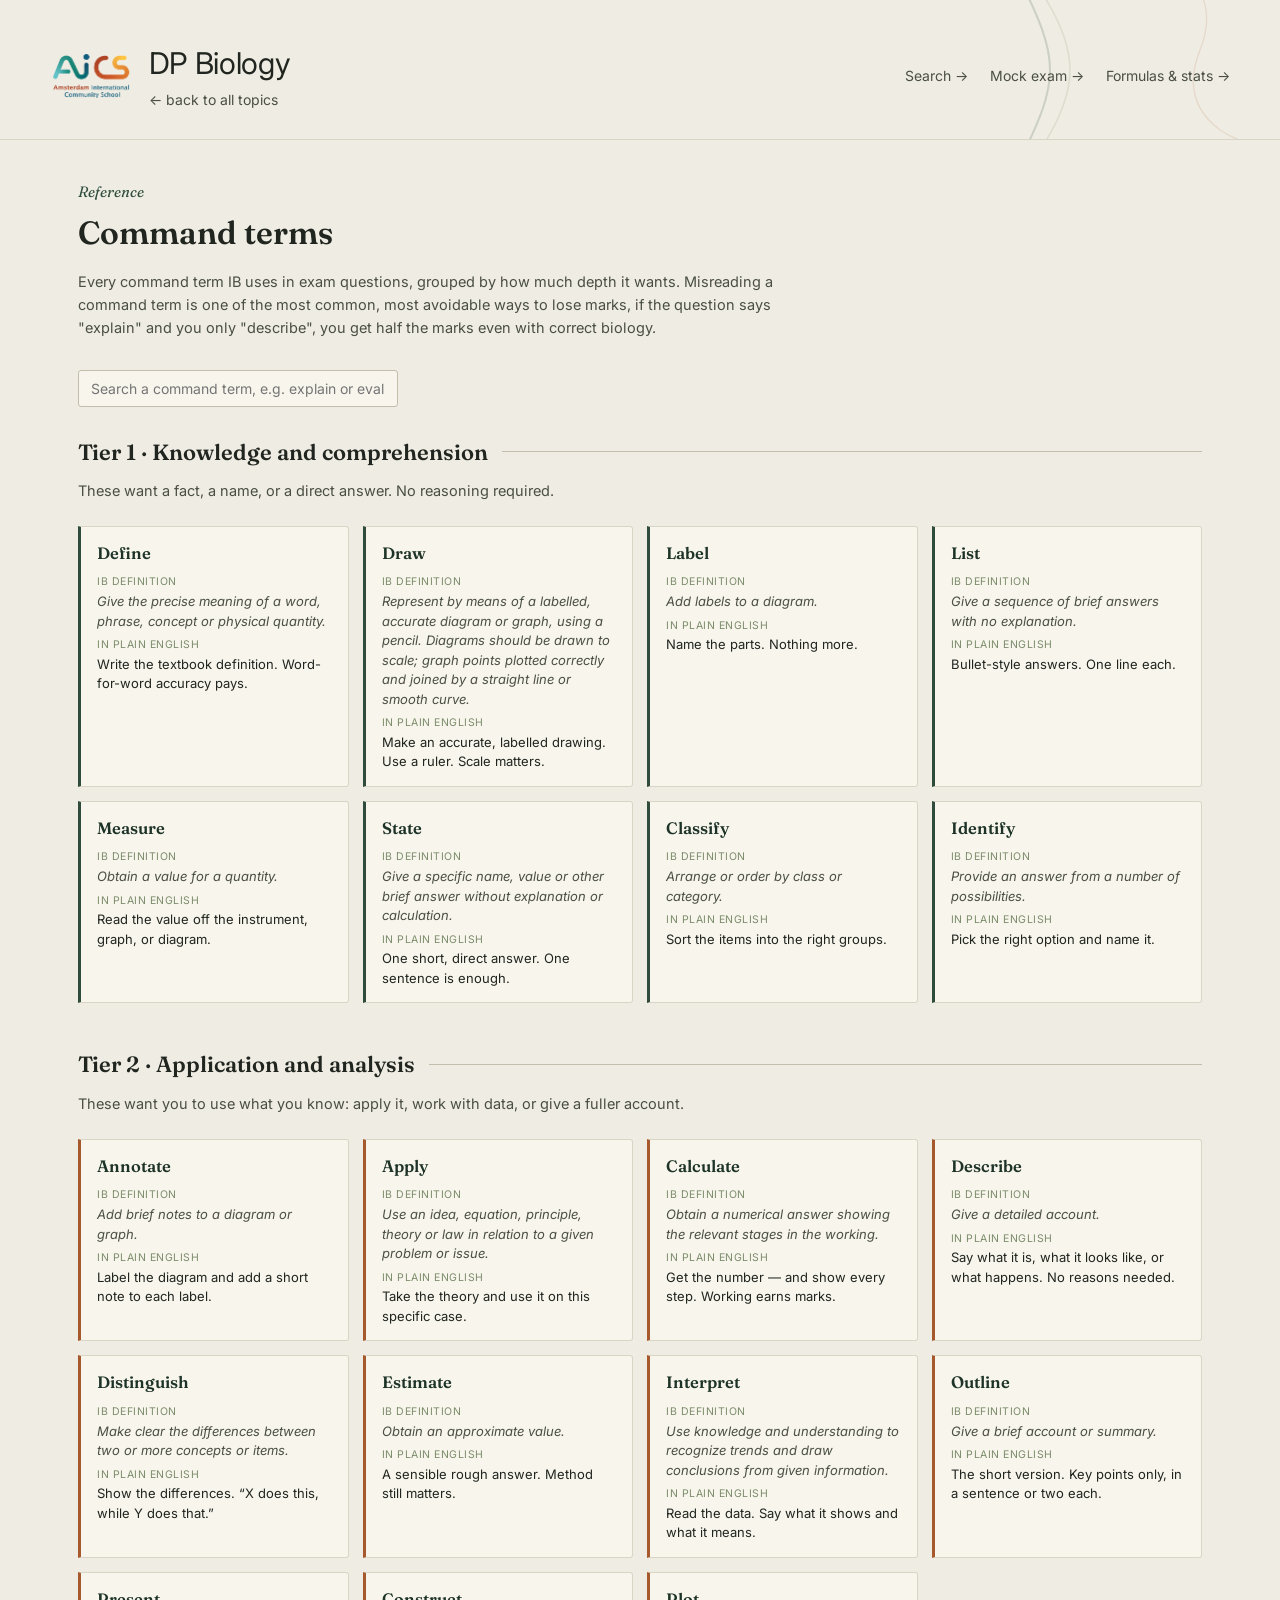
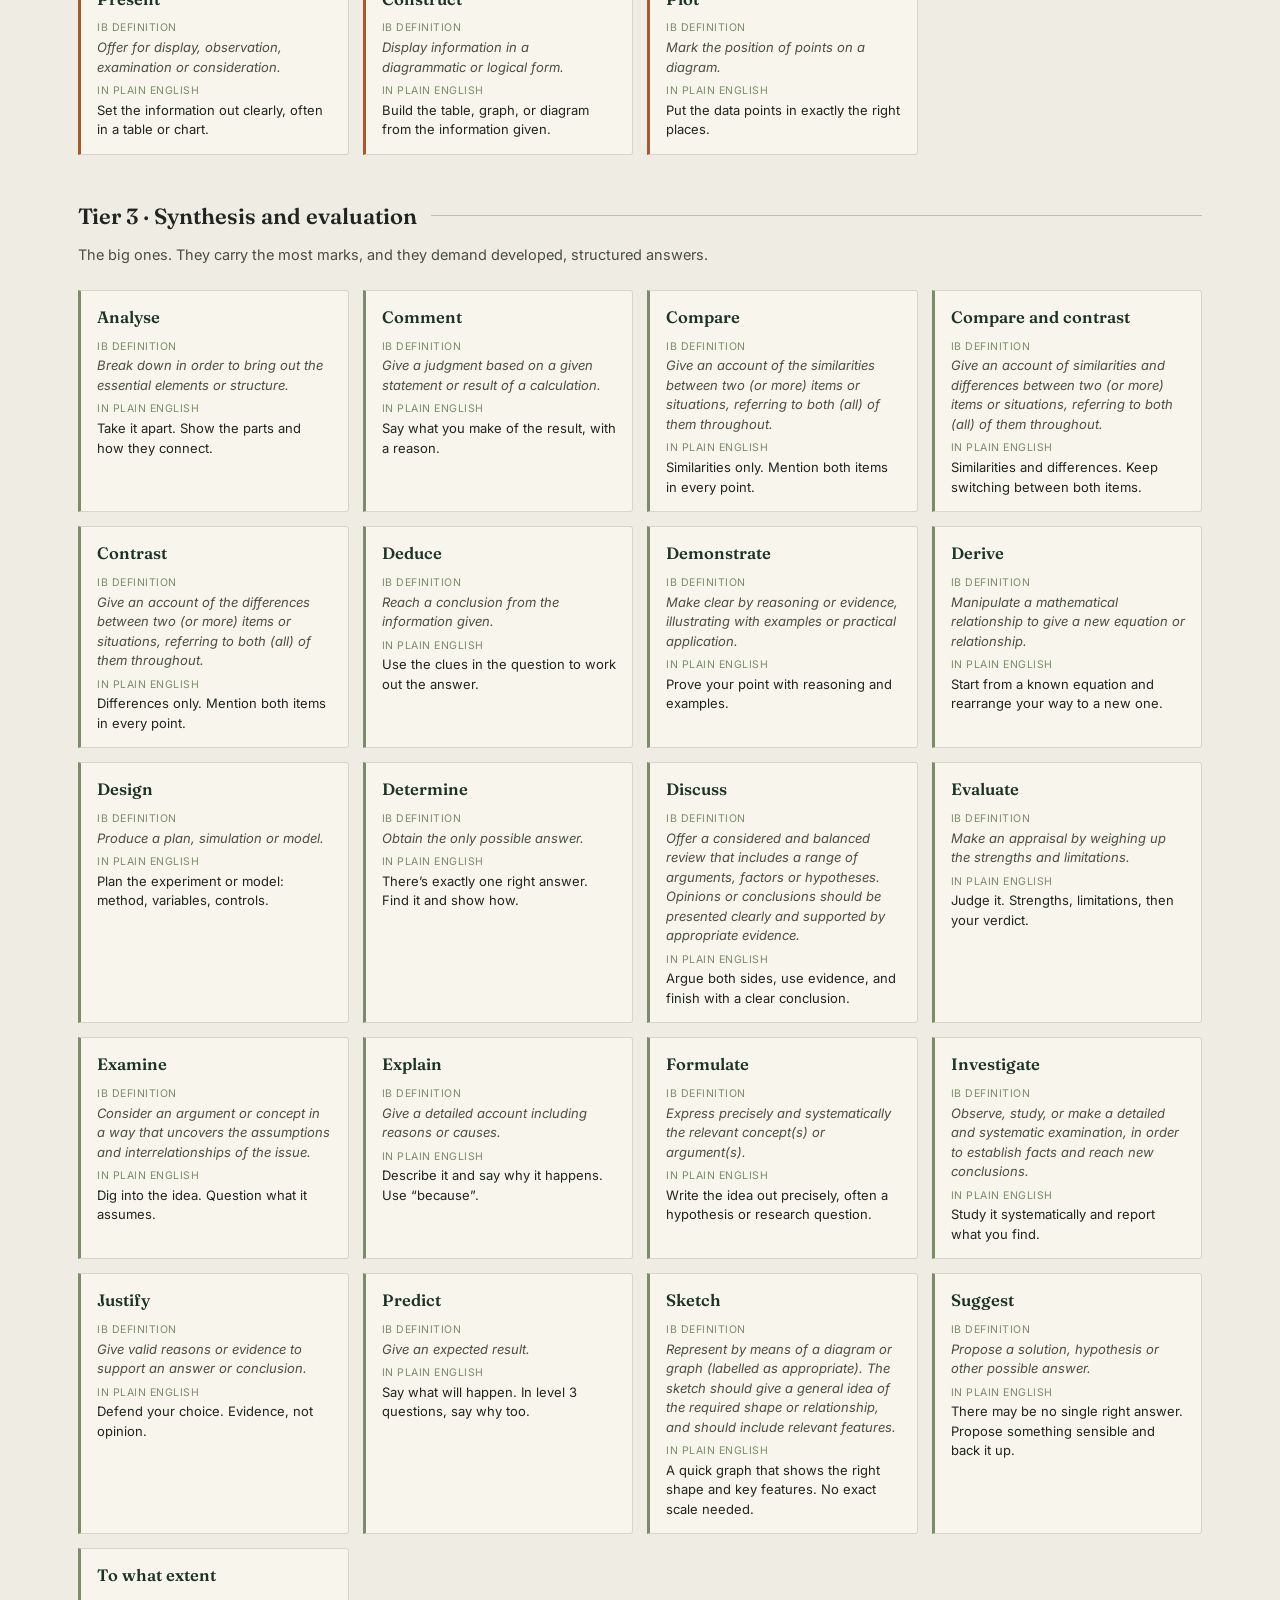
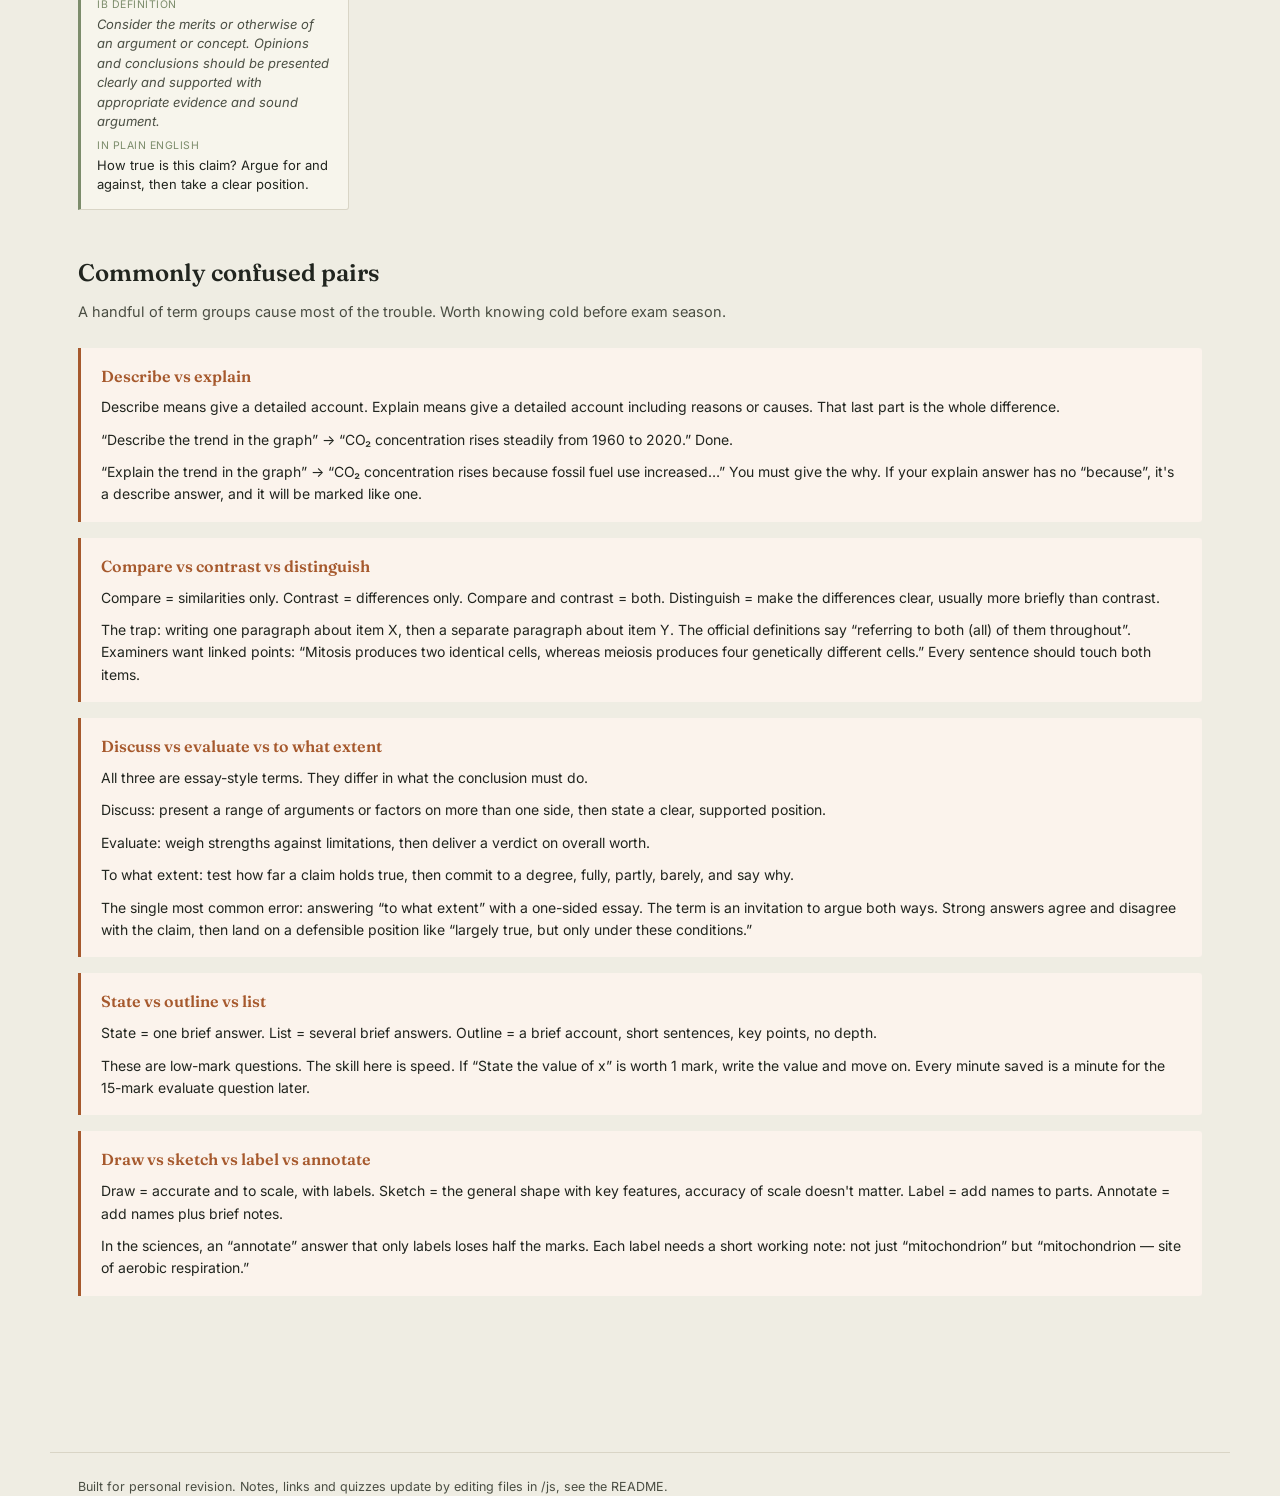
<file: terms.html>
<!DOCTYPE html>
<html lang="en">
<head>
<meta charset="UTF-8">
<meta name="viewport" content="width=device-width, initial-scale=1.0">
<title>Command Terms | DP Biology Notes</title>
<link rel="preconnect" href="https://fonts.googleapis.com">
<link href="https://fonts.googleapis.com/css2?family=Fraunces:ital,opsz,wght@0,9..144,400;0,9..144,600;1,9..144,500&family=Inter:wght@400;500;600&display=swap" rel="stylesheet">
<link rel="stylesheet" href="css/style.css">
</head>
<body>

<header class="site-header">
  <div class="header-row">
    <div class="header-title-group">
      <img src="images/aics-logo.png" alt="Amsterdam International Community School" class="school-logo">
      <div>
        <div class="site-title"><a href="index.html">DP Biology</a></div>
        <a href="index.html" class="back-link">&larr; back to all topics</a>
      </div>
    </div>
    <nav class="header-nav">
      <a href="search.html" class="back-link">Search &rarr;</a>
      <a href="mock.html" class="back-link">Mock exam &rarr;</a>
      <a href="formulas.html" class="back-link">Formulas &amp; stats &rarr;</a>
    </nav>
  </div>
</header>

<div class="shell">

  <div class="topic-header">
    <div class="eyebrow">Reference</div>
    <h1>Command terms</h1>
    <p class="page-intro">Every command term IB uses in exam questions, grouped by how much depth it wants. Misreading a command term is one of the most common, most avoidable ways to lose marks, if the question says "explain" and you only "describe", you get half the marks even with correct biology.</p>
  </div>

  <input type="text" class="search-box" id="term-search" placeholder="Search a command term, e.g. explain or evaluate...">

  <div id="tiers-container"></div>

  <div class="mistakes-section">
    <h2>Commonly confused pairs</h2>
    <p class="page-intro">A handful of term groups cause most of the trouble. Worth knowing cold before exam season.</p>
    <div id="mistakes-container"></div>
  </div>

</div>

<footer class="site-footer">
  Built for personal revision. Notes, links and quizzes update by editing files in /js, see the README.
</footer>

<script src="js/commandterms.js"></script>
<script>

function highlightMatch(text, q) {
  if (!q) return text;
  const idx = text.toLowerCase().indexOf(q.toLowerCase());
  if (idx === -1) return text;
  return text.slice(0, idx) + "<mark>" + text.slice(idx, idx + q.length) + "</mark>" + text.slice(idx + q.length);
}

function renderTiers(filterText) {
  const container = document.getElementById("tiers-container");
  container.innerHTML = "";
  const q = (filterText || "").trim().toLowerCase();

  COMMAND_TERMS.forEach(tier => {
    const terms = tier.terms.filter(t => !q || t.term.toLowerCase().includes(q) || t.plain.toLowerCase().includes(q) || t.official.toLowerCase().includes(q));
    if (!terms.length) return;

    const block = document.createElement("div");
    block.className = "term-tier-block";

    const heading = document.createElement("div");
    heading.className = "unit-heading";
    heading.innerHTML = `<h2>Tier ${tier.tier} &middot; ${tier.tierName}</h2><div class="rule"></div>`;
    block.appendChild(heading);

    const note = document.createElement("p");
    note.className = "page-intro";
    note.style.marginTop = "-8px";
    note.textContent = tier.tierNote;
    block.appendChild(note);

    const grid = document.createElement("div");
    grid.className = "term-grid";

    terms.forEach(t => {
      const card = document.createElement("div");
      card.className = "term-card tier-" + tier.tier;
      card.innerHTML = `
        <div class="term-name">${highlightMatch(t.term, q)}</div>
        <div class="term-official"><span class="term-label">IB definition</span>${highlightMatch(t.official, q)}</div>
        <div class="term-plain"><span class="term-label">In plain English</span>${highlightMatch(t.plain, q)}</div>
      `;
      grid.appendChild(card);
    });

    block.appendChild(grid);
    container.appendChild(block);
  });

  if (q && !container.children.length) {
    container.innerHTML = '<p class="no-resources">No command terms match "' + filterText + '".</p>';
  }
}

function renderMistakes() {
  const container = document.getElementById("mistakes-container");
  container.innerHTML = "";
  MISTAKES.forEach(m => {
    const card = document.createElement("div");
    card.className = "mistake-card";
    const heading = document.createElement("div");
    heading.className = "mistake-title";
    heading.textContent = m.title;
    card.appendChild(heading);
    m.body.split(/\n\n+/).forEach(para => {
      const p = document.createElement("p");
      p.textContent = para;
      card.appendChild(p);
    });
    container.appendChild(card);
  });
}

const searchBox = document.getElementById("term-search");
searchBox.addEventListener("input", () => renderTiers(searchBox.value));

renderTiers("");
renderMistakes();

</script>
</body>
</html>
</file>
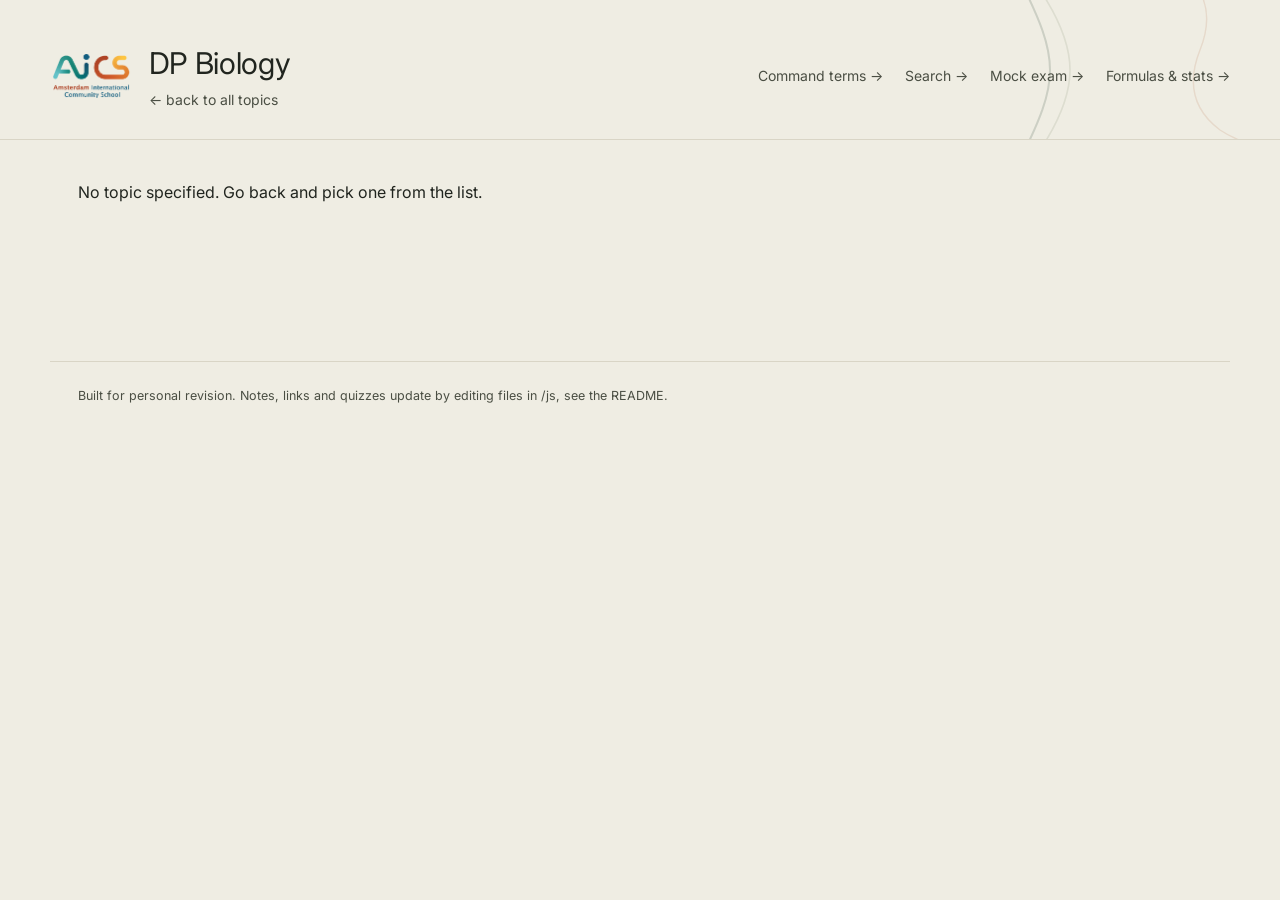
<file: topic.html>
<!DOCTYPE html>
<html lang="en">
<head>
<meta charset="UTF-8">
<meta name="viewport" content="width=device-width, initial-scale=1.0">
<title>Topic | DP Biology Notes</title>
<link rel="preconnect" href="https://fonts.googleapis.com">
<link href="https://fonts.googleapis.com/css2?family=Fraunces:ital,opsz,wght@0,9..144,400;0,9..144,600;1,9..144,500&family=Inter:wght@400;500;600&display=swap" rel="stylesheet">
<link rel="stylesheet" href="css/style.css">
</head>
<body>

<header class="site-header">
  <div class="header-row">
    <div class="header-title-group">
      <img src="images/aics-logo.png" alt="Amsterdam International Community School" class="school-logo">
      <div>
        <div class="site-title"><a href="index.html">DP Biology</a></div>
        <a href="index.html" class="back-link">&larr; back to all topics</a>
      </div>
    </div>
    <nav class="header-nav">
      <a href="terms.html" class="back-link">Command terms &rarr;</a>
      <a href="search.html" class="back-link">Search &rarr;</a>
      <a href="mock.html" class="back-link">Mock exam &rarr;</a>
      <a href="formulas.html" class="back-link">Formulas &amp; stats &rarr;</a>
    </nav>
  </div>
</header>

<div class="shell">
  <div id="topic-content"></div>
</div>

<footer class="site-footer">
  Built for personal revision. Notes, links and quizzes update by editing files in /js, see the README.
</footer>

<script src="js/data.js"></script>
<script src="js/content.js"></script>
<script src="js/links.js"></script>
<script src="js/quizzes.js"></script>
<script src="js/questionbank.js"></script>
<script src="js/paper2.js"></script>
<script src="js/wordbank.js"></script>
<script src="js/app.js"></script>
<script>

function getCodeFromURL() {
  const params = new URLSearchParams(window.location.search);
  return params.get("code") || "";
}

function findUnitFor(code) {
  return UNITS.find(u => u.topics.includes(code));
}

function renderResourceRow(root, code) {
  const links = (typeof LINKS !== "undefined" && LINKS[code]) || {};
  const row = document.createElement("div");
  row.className = "resource-row";

  // Normalise slides to an array of {label, url}, supporting the old
  // single-string format too, so nothing breaks for existing topics.
  let slides = links.slides || [];
  if (typeof slides === "string") {
    slides = slides ? [{ label: "Slides", url: slides }] : [];
  }

  // Slides button(s)
  if (slides.length) {
    slides.forEach((s, i) => {
      const slidesBtn = document.createElement("a");
      slidesBtn.className = "resource-btn";
      slidesBtn.href = s.url;
      slidesBtn.target = "_blank";
      slidesBtn.rel = "noopener";
      slidesBtn.textContent = slides.length > 1 ? (s.label || "Open slides " + (i + 1)) : "Open slides";
      row.appendChild(slidesBtn);
    });
  } else {
    const slidesBtn = document.createElement("a");
    slidesBtn.className = "resource-btn disabled";
    slidesBtn.href = "#";
    slidesBtn.textContent = "Slides not available yet";
    row.appendChild(slidesBtn);
  }

  // Formative
  const formBtn = document.createElement("a");
  if (links.formative) {
    formBtn.className = "resource-btn";
    formBtn.href = links.formative;
    formBtn.target = "_blank";
    formBtn.rel = "noopener";
    formBtn.textContent = "Do the formative";
  } else {
    formBtn.className = "resource-btn disabled";
    formBtn.href = "#";
    formBtn.textContent = "Formative not available yet";
  }
  row.appendChild(formBtn);

  root.appendChild(row);

  // Slides embed(s)
  if (slides.length) {
    const grid = document.createElement("div");
    grid.className = "video-grid";
    slides.forEach(s => {
      const item = document.createElement("div");
      item.className = "video-item";
      if (slides.length > 1) {
        const label = document.createElement("div");
        label.className = "video-label";
        label.textContent = s.label || "Slides";
        item.appendChild(label);
      }
      const wrap = document.createElement("div");
      wrap.className = "embed-wrap";
      const iframe = document.createElement("iframe");
      iframe.src = toSlidesEmbed(s.url);
      iframe.allowFullscreen = true;
      wrap.appendChild(iframe);
      item.appendChild(wrap);
      grid.appendChild(item);
    });
    root.appendChild(grid);
  }

  // Videos (one or more parts)
  const videos = links.videos || [];
  if (videos.length) {
    const heading = document.createElement("h3");
    heading.textContent = videos.length > 1 ? "Videos" : "Video";
    heading.style.marginTop = "26px";
    root.appendChild(heading);

    const grid = document.createElement("div");
    grid.className = "video-grid";
    videos.forEach(v => {
      const embedUrl = toYouTubeEmbed(v.url);
      if (!embedUrl) return;
      const item = document.createElement("div");
      item.className = "video-item";
      const label = document.createElement("div");
      label.className = "video-label";
      label.textContent = v.label || "Video";
      item.appendChild(label);
      const wrap = document.createElement("div");
      wrap.className = "embed-wrap";
      const iframe = document.createElement("iframe");
      iframe.src = embedUrl;
      iframe.allowFullscreen = true;
      wrap.appendChild(iframe);
      item.appendChild(wrap);
      grid.appendChild(item);
    });
    root.appendChild(grid);
  } else {
    const p = document.createElement("p");
    p.className = "no-resources";
    p.textContent = "No video linked yet for this topic. Add one in js/links.js.";
    root.appendChild(p);
  }
}

function renderContentSections(root, code) {
  const sections = (typeof CONTENT !== "undefined" && CONTENT[code]) || [];

  if (!sections.length) {
    root.innerHTML = '<div class="empty-note">Notes for this topic are coming soon. Add them in js/content.js.</div>';
    return;
  }

  sections.forEach(section => {
    const block = document.createElement("div");
    block.className = "section-block";
    if (section.label) block.id = section.label;

    const head = document.createElement("div");
    head.className = "section-head";
    head.innerHTML = `<span class="section-label">${section.label || ""}</span><h3>${section.heading}</h3>` +
      (section.level ? `<span class="hl-badge" style="${section.level === 'SL' ? 'color:var(--forest);border-color:var(--forest);' : ''}">${section.level}</span>` : "");
    block.appendChild(head);

    if (section.image) {
      const imgWrap = document.createElement("div");
      imgWrap.className = "section-image";
      imgWrap.innerHTML = `<img src="${section.image}" alt="${section.heading}" loading="lazy">` +
        (section.imageCaption ? `<div class="caption">${section.imageCaption}</div>` : "");
      block.appendChild(imgWrap);
    }

    const textWrap = document.createElement("div");
    textWrap.className = "section-text";
    (section.text || "").split(/\n\n+/).forEach(para => {
      const p = document.createElement("p");
      p.innerHTML = parseInlineMarkdown(para, code);
      textWrap.appendChild(p);
    });
    block.appendChild(textWrap);

    if (section.tip) {
      const tipBox = document.createElement("div");
      tipBox.className = "tip-box";
      tipBox.innerHTML = `<span class="tip-label">${section.tip.label || "Tip"}</span>${section.tip.text}`;
      block.appendChild(tipBox);
    }

    root.appendChild(block);
  });
}

function renderTopicPage() {
  const code = getCodeFromURL();
  const root = document.getElementById("topic-content");

  if (!code || !topicTitle(code)) {
    root.innerHTML = "<p>No topic specified. Go back and pick one from the list.</p>";
    return;
  }

  document.title = code + " " + topicTitle(code) + " | DP Biology Notes";
  const unit = findUnitFor(code);

  const header = document.createElement("div");
  header.className = "topic-header";
  header.innerHTML = `
    <div class="eyebrow">${unit ? unit.name : ""}</div>
    <h1>${code} &middot; ${topicTitle(code)} ${isHLTopic(code) ? '<span class="hl-badge">HL</span>' : ""}</h1>
  `;
  root.appendChild(header);

  renderResourceRow(header, code);

  // ---- two column layout: main content + sidebar ----
  const layout = document.createElement("div");
  layout.className = "topic-layout";

  const main = document.createElement("div");
  main.className = "topic-main";
  renderContentSections(main, code);

  const quizSection = document.createElement("div");
  quizSection.className = "quiz-section theme-quick";
  quizSection.id = "quick-quiz-section";
  quizSection.innerHTML = "<h2>Quick quiz</h2>";
  const quizContainer = document.createElement("div");
  quizSection.appendChild(quizContainer);
  main.appendChild(quizSection);

  const qbSection = document.createElement("div");
  qbSection.className = "quiz-section theme-qb";
  qbSection.id = "practice-questions-section";
  qbSection.innerHTML = "<h2>Practice questions</h2><p class=\"section-subnote\">Multiple choice, Paper 1 style.</p>";
  const qbContainer = document.createElement("div");
  qbSection.appendChild(qbContainer);
  main.appendChild(qbSection);

  const p2Section = document.createElement("div");
  p2Section.className = "quiz-section theme-p2";
  p2Section.id = "paper2-section";
  p2Section.innerHTML = "<h2>Paper 2 &amp; extended response</h2><p class=\"section-subnote\">Longer, data-based and free-response questions. Write your own answer, then reveal the guidance.</p>";
  const p2Container = document.createElement("div");
  p2Section.appendChild(p2Container);
  main.appendChild(p2Section);

  const sidebar = document.createElement("div");
  sidebar.className = "topic-sidebar";

  const progressCard = document.createElement("div");
  progressCard.className = "sidebar-card progress-card";
  progressCard.innerHTML = "<h4>My progress</h4>";
  const progressControlEl = document.createElement("div");
  progressCard.appendChild(progressControlEl);
  sidebar.appendChild(progressCard);
  buildProgressControl(progressControlEl, code, { large: true });

  buildWordbankPanel(sidebar, code);
  buildFunFactPanel(sidebar, code);

  layout.appendChild(main);
  layout.appendChild(sidebar);
  root.appendChild(layout);

  buildQuiz(quizContainer, code);
  buildQuestionBank(qbContainer, code);
  buildPaper2(p2Container, code);
}

renderTopicPage();
enableTermTooltipTaps(document.getElementById("topic-content"));
if (getCodeFromURL()) setLastVisited(getCodeFromURL());

if (window.location.hash) {
  const target = document.getElementById(window.location.hash.slice(1));
  if (target) {
    setTimeout(() => {
      target.scrollIntoView({ behavior: "smooth", block: "center" });
      target.classList.add("search-highlight");
    }, 80);
  }
}

</script>
</body>
</html>
</file>
<file: css/style.css>
/* ============================================================
   DP Biology notes site
   Design: a lab-notebook feel, warm paper, ink and botanical
   green, ochre used sparingly for HL / accent moments.
   ============================================================ */

:root {
  --paper: #EFEDE3;
  --paper-raised: #F7F5EC;
  --ink: #21251F;
  --ink-soft: #4A4E43;
  --forest: #2E4B3B;
  --forest-deep: #1E3327;
  --rust: #A6592D;
  --moss: #7C8C6B;
  --line: #D9D5C6;
  --line-strong: #C3BEAB;

  --status-notstarted: #B9B4A4;
  --status-learning: #C99A3B;
  --status-help: #B4462F;
  --status-understood: #3C7A4E;

  --radius: 3px;
  --serif: "Fraunces", Georgia, serif;
  --sans: "Inter", -apple-system, BlinkMacSystemFont, "Segoe UI", sans-serif;
}

* { box-sizing: border-box; }

html { scroll-behavior: smooth; }

body {
  margin: 0;
  background: var(--paper);
  color: var(--ink);
  font-family: var(--sans);
  font-size: 16px;
  line-height: 1.55;
  -webkit-font-smoothing: antialiased;
}

a { color: var(--forest-deep); text-decoration-color: var(--line-strong); text-underline-offset: 3px; }
a:hover { text-decoration-color: currentColor; }

h1, h2, h3, h4 { font-family: var(--serif); font-weight: 600; margin: 0 0 0.4em; color: var(--ink); }

/* ---------- layout shell ---------- */

.shell {
  max-width: 1180px;
  margin: 0 auto;
  padding: 0 28px 80px;
}

.site-header {
  padding: 40px 28px 28px;
  border-bottom: 1px solid var(--line);
  margin-bottom: 40px;
}

.site-header {
  position: relative;
  overflow: hidden;
}

.site-header::before {
  content: "";
  position: absolute;
  top: -40px;
  right: -60px;
  width: 340px;
  height: 220px;
  background-image: url('data:image/svg+xml;utf8,<svg xmlns="http://www.w3.org/2000/svg" viewBox="0 0 340 220"><path d="M20 200 C 60 120, 60 100, 20 20" stroke="%232E4B3B" stroke-width="2" fill="none" opacity="0.18"/><path d="M40 190 C 80 130, 80 90, 40 30" stroke="%237C8C6B" stroke-width="1.6" fill="none" opacity="0.16"/><circle cx="20" cy="200" r="3" fill="%232E4B3B" opacity="0.18"/><circle cx="20" cy="20" r="3" fill="%232E4B3B" opacity="0.18"/><circle cx="40" cy="190" r="2.4" fill="%237C8C6B" opacity="0.16"/><circle cx="40" cy="30" r="2.4" fill="%237C8C6B" opacity="0.16"/><path d="M180 10 Q 220 40 200 90 Q 180 140 220 170 Q 250 190 320 200" stroke="%23A6592D" stroke-width="1.4" fill="none" opacity="0.13"/></svg>');
  background-repeat: no-repeat;
  pointer-events: none;
}

.site-header .header-row {
  max-width: 1180px;
  margin: 0 auto;
  display: flex;
  align-items: center;
  justify-content: space-between;
  gap: 24px;
  flex-wrap: wrap;
  position: relative;
}

.header-title-group {
  display: flex;
  align-items: center;
  gap: 16px;
}

.school-logo {
  height: 44px;
  width: auto;
  display: block;
  flex-shrink: 0;
}

.site-title {
  font-size: 30px;
  letter-spacing: -0.01em;
}

.site-title a { color: var(--ink); text-decoration: none; }

.site-tag {
  font-size: 14px;
  color: var(--ink-soft);
  font-style: italic;
  font-family: var(--serif);
}

.back-link {
  font-size: 14px;
  color: var(--ink-soft);
  text-decoration: none;
  display: inline-flex;
  align-items: center;
  gap: 6px;
}
.back-link:hover { color: var(--forest-deep); }

.header-nav {
  display: flex;
  align-items: center;
  gap: 22px;
  flex-wrap: wrap;
}

/* ---------- index page: units + topic grid ---------- */

.unit-block { margin-bottom: 48px; }

.unit-heading {
  display: flex;
  align-items: center;
  gap: 14px;
  margin-bottom: 18px;
}

.unit-heading h2 {
  font-size: 22px;
  margin: 0;
  white-space: nowrap;
}

.unit-heading .rule {
  flex: 1;
  height: 1px;
  background: var(--line-strong);
}

.topic-grid {
  display: grid;
  grid-template-columns: repeat(auto-fill, minmax(230px, 1fr));
  gap: 14px;
}

.topic-card {
  background: var(--paper-raised);
  border: 1px solid var(--line);
  border-radius: var(--radius);
  padding: 16px 16px 14px;
  display: flex;
  flex-direction: column;
  gap: 10px;
  transition: border-color 0.15s ease;
}
.topic-card:hover { border-color: var(--line-strong); }

.topic-card-top {
  display: flex;
  justify-content: space-between;
  align-items: flex-start;
  gap: 8px;
}

.topic-code {
  font-family: var(--serif);
  font-size: 13px;
  color: var(--forest);
  letter-spacing: 0.02em;
}

.hl-badge {
  font-size: 10px;
  text-transform: uppercase;
  letter-spacing: 0.06em;
  color: var(--rust);
  border: 1px solid var(--rust);
  border-radius: 20px;
  padding: 1px 7px;
  line-height: 1.6;
}

.topic-card a.topic-name {
  font-family: var(--serif);
  font-size: 17px;
  color: var(--ink);
  text-decoration: none;
  line-height: 1.3;
}
.topic-card a.topic-name:hover { color: var(--forest-deep); }

/* ---------- progress control (4-state) ---------- */

.progress-control {
  display: flex;
  gap: 6px;
  margin-top: auto;
}

.progress-btn {
  flex: 1;
  border: 1px solid var(--line-strong);
  background: transparent;
  border-radius: var(--radius);
  padding: 5px 4px;
  font-family: var(--sans);
  font-size: 10.5px;
  color: var(--ink-soft);
  cursor: pointer;
  transition: all 0.12s ease;
  line-height: 1.2;
}

.progress-btn:hover { border-color: var(--ink-soft); }

.progress-btn[data-status="notstarted"].active { background: var(--status-notstarted); border-color: var(--status-notstarted); color: #fff; }
.progress-btn[data-status="learning"].active { background: var(--status-learning); border-color: var(--status-learning); color: #fff; }
.progress-btn[data-status="help"].active { background: var(--status-help); border-color: var(--status-help); color: #fff; }
.progress-btn[data-status="understood"].active { background: var(--status-understood); border-color: var(--status-understood); color: #fff; }

.progress-control.large .progress-btn { padding: 9px 6px; font-size: 12.5px; }

/* status dot used in small contexts */
.status-dot {
  width: 9px; height: 9px; border-radius: 50%;
  display: inline-block;
  flex-shrink: 0;
}
.status-dot.notstarted { background: var(--status-notstarted); }
.status-dot.learning { background: var(--status-learning); }
.status-dot.help { background: var(--status-help); }
.status-dot.understood { background: var(--status-understood); }

/* ---------- summary bar on index ---------- */

.summary-bar {
  display: flex;
  gap: 22px;
  flex-wrap: wrap;
  padding: 14px 18px;
  background: var(--paper-raised);
  border: 1px solid var(--line);
  border-radius: var(--radius);
  margin-bottom: 36px;
  font-size: 13.5px;
  color: var(--ink-soft);
}
.summary-bar .item { display: flex; align-items: center; gap: 7px; }
.summary-bar strong { color: var(--ink); font-family: var(--serif); font-size: 15px; }

.search-box {
  width: 100%;
  max-width: 320px;
  padding: 9px 12px;
  border: 1px solid var(--line-strong);
  border-radius: var(--radius);
  background: var(--paper-raised);
  font-family: var(--sans);
  font-size: 14px;
  color: var(--ink);
  margin-bottom: 28px;
}
.search-box:focus { outline: none; border-color: var(--forest); }

/* ---------- streak chip + quiz-me button ---------- */

.top-actions-row {
  display: flex;
  align-items: center;
  justify-content: space-between;
  gap: 16px;
  flex-wrap: wrap;
  margin-bottom: 20px;
}

.streak-chip {
  display: inline-flex;
  align-items: center;
  gap: 7px;
  background: var(--paper-raised);
  border: 1px solid var(--line);
  border-radius: 20px;
  padding: 7px 14px;
  font-size: 13.5px;
  color: var(--ink);
}
.streak-chip .flame { font-size: 15px; }
.streak-chip strong { font-family: var(--serif); color: var(--rust); }

.continue-chip {
  display: inline-flex;
  align-items: center;
  gap: 6px;
  background: var(--paper-raised);
  border: 1px solid var(--forest);
  border-radius: 20px;
  padding: 7px 14px;
  font-size: 13px;
  color: var(--forest-deep);
  text-decoration: none;
}
.continue-chip:hover { background: var(--forest); color: #fff; }
.continue-chip strong { font-family: var(--serif); }

/* ---------- dashboard panel (index.html) ---------- */

.dashboard-panel:empty { display: none; }

.dashboard-empty {
  background: var(--paper-raised);
  border: 1px solid var(--line);
  border-left: 3px solid var(--moss);
  border-radius: 0 var(--radius) var(--radius) 0;
  padding: 16px 22px;
  display: flex;
  align-items: center;
  justify-content: space-between;
  gap: 16px;
  flex-wrap: wrap;
  margin-bottom: 22px;
}
.dashboard-empty-text {
  font-size: 14px;
  color: var(--ink-soft);
  max-width: 560px;
}

.dashboard-header {
  display: flex;
  align-items: center;
  justify-content: space-between;
  flex-wrap: wrap;
  gap: 14px;
  margin-bottom: 12px;
}
.dashboard-title {
  font-family: var(--serif);
  font-weight: 600;
  font-size: 16px;
}
.dashboard-cta {
  font-family: var(--sans);
  font-weight: 600;
  font-size: 13.5px;
  padding: 9px 18px;
  border-radius: 20px;
  background: var(--moss);
  color: #fff;
  text-decoration: none;
  white-space: nowrap;
}
.dashboard-cta:hover { background: var(--forest-deep); }

.dashboard-weak-list {
  border: 1px solid var(--line);
  border-radius: var(--radius);
  overflow: hidden;
  margin-bottom: 22px;
}
.dashboard-weak-row {
  display: flex;
  align-items: center;
  justify-content: space-between;
  padding: 11px 18px;
  border-top: 1px solid var(--line);
  text-decoration: none;
  color: var(--ink);
  background: var(--paper-raised);
}
.dashboard-weak-row:first-child { border-top: none; }
.dashboard-weak-row:hover { background: rgba(179, 90, 56, 0.06); }
.dashboard-weak-topic { font-size: 14px; }
.dashboard-weak-pct {
  font-family: var(--serif);
  font-weight: 600;
  color: var(--rust);
  font-size: 14px;
}

/* ---------- needs-help panel ---------- */

.needs-help-panel:empty { display: none; }
.needs-help-panel {
  margin-bottom: 24px;
}
.needs-help-panel h4 {
  font-size: 14px;
  color: var(--status-help);
  margin: 0 0 10px;
}
.needs-help-list {
  display: flex;
  gap: 10px;
  flex-wrap: wrap;
}
.needs-help-item {
  display: inline-flex;
  align-items: center;
  gap: 7px;
  background: #FBF0EC;
  border: 1px solid var(--status-help);
  border-radius: 20px;
  padding: 6px 14px;
  font-size: 13px;
  color: var(--ink);
  text-decoration: none;
}
.needs-help-item:hover { background: var(--status-help); color: #fff; }
.needs-help-item:hover .status-dot { background: #fff; }

.spin-btn {
  display: inline-flex;
  align-items: center;
  gap: 8px;
  background: var(--forest);
  color: #fff;
  border: none;
  border-radius: var(--radius);
  padding: 10px 18px;
  font-family: var(--sans);
  font-size: 14px;
  cursor: pointer;
}
.spin-btn:hover { background: var(--forest-deep); }

.quick-practice-btn {
  display: inline-flex;
  align-items: center;
  gap: 8px;
  background: transparent;
  color: var(--moss);
  border: 1px solid var(--moss);
  border-radius: var(--radius);
  padding: 9px 17px;
  font-family: var(--sans);
  font-size: 14px;
  text-decoration: none;
  cursor: pointer;
}
.quick-practice-btn:hover { background: var(--moss); color: #fff; }

/* ---------- unit progress bar ---------- */

.unit-progress-bar {
  display: flex;
  height: 7px;
  border-radius: 4px;
  overflow: hidden;
  flex: 1;
  min-width: 120px;
  background: var(--line);
}
.unit-progress-bar span { display: block; height: 100%; }
.unit-progress-bar .seg-understood { background: var(--status-understood); }
.unit-progress-bar .seg-learning { background: var(--status-learning); }
.unit-progress-bar .seg-help { background: var(--status-help); }

.unit-progress-label {
  font-size: 12px;
  color: var(--ink-soft);
  white-space: nowrap;
}

/* ---------- flashcards ---------- */

.flashcard-toggle {
  margin-top: 14px;
  width: 100%;
  padding: 10px 10px;
  background: var(--forest);
  border: 1px solid var(--forest);
  color: #fff;
  border-radius: var(--radius);
  font-family: var(--sans);
  font-weight: 600;
  font-size: 13px;
  cursor: pointer;
}
.flashcard-toggle:hover { background: var(--forest-deep); }

.flashcard-wrap { margin-top: 10px; }

.flashcard-counter {
  font-size: 11.5px;
  color: var(--ink-soft);
  margin-bottom: 6px;
  text-align: center;
}

.flashcard {
  min-height: 90px;
  border: 1px solid var(--line-strong);
  border-radius: var(--radius);
  background: var(--paper);
  display: flex;
  align-items: center;
  justify-content: center;
  text-align: center;
  padding: 14px;
  font-family: var(--serif);
  font-size: 15px;
  color: var(--ink);
  cursor: pointer;
  user-select: none;
}
.flashcard.flipped {
  font-family: var(--sans);
  font-size: 12.5px;
  color: var(--ink-soft);
  background: var(--paper-raised);
}

.flashcard-nav {
  display: flex;
  gap: 8px;
  margin-top: 8px;
}
.flashcard-nav button {
  flex: 1;
  padding: 7px;
  border: 1px solid var(--line-strong);
  background: transparent;
  border-radius: var(--radius);
  font-family: var(--sans);
  font-size: 12.5px;
  cursor: pointer;
}
.flashcard-nav button:hover { border-color: var(--forest); }

.flashcard-still-learning {
  font-size: 11px;
  color: var(--rust);
  text-align: center;
  margin-bottom: 6px;
  min-height: 14px;
}

.flashcard.flashcard-flagged-again { border-color: var(--rust); }

.flashcard-assess-row {
  display: flex;
  gap: 8px;
  margin-top: 10px;
}
.flashcard-assess-btn {
  flex: 1;
  padding: 8px;
  border-radius: var(--radius);
  font-family: var(--sans);
  font-size: 12.5px;
  font-weight: 600;
  cursor: pointer;
  border: 1px solid transparent;
}
.flashcard-assess-again {
  background: rgba(179, 90, 56, 0.1);
  border-color: var(--rust);
  color: var(--rust);
}
.flashcard-assess-again:hover { background: var(--rust); color: #fff; }
.flashcard-assess-known {
  background: rgba(58, 90, 64, 0.1);
  border-color: var(--forest);
  color: var(--forest-deep);
}
.flashcard-assess-known:hover { background: var(--forest); color: #fff; }

/* ---------- topic page ---------- */

.topic-header {
  margin-bottom: 30px;
}

.topic-header .eyebrow {
  font-family: var(--serif);
  font-style: italic;
  color: var(--forest);
  font-size: 15px;
  margin-bottom: 4px;
}

.topic-header h1 {
  font-size: 32px;
  display: flex;
  align-items: center;
  gap: 12px;
  flex-wrap: wrap;
}

.topic-meta-row {
  display: flex;
  justify-content: space-between;
  align-items: center;
  gap: 20px;
  flex-wrap: wrap;
  margin-top: 16px;
}

.resource-row {
  display: flex;
  gap: 10px;
  flex-wrap: wrap;
  margin: 22px 0 8px;
}

.resource-btn {
  display: inline-flex;
  align-items: center;
  gap: 7px;
  padding: 9px 15px;
  border-radius: var(--radius);
  border: 1px solid var(--forest);
  color: var(--forest-deep);
  text-decoration: none;
  font-size: 14px;
  background: var(--paper-raised);
}
.resource-btn:hover { background: var(--forest); color: #fff; }

.embed-wrap {
  margin: 18px 0 34px;
  border: 1px solid var(--line);
  border-radius: var(--radius);
  overflow: hidden;
  background: #000;
}
.embed-wrap iframe {
  width: 100%;
  aspect-ratio: 16 / 9;
  border: 0;
  display: block;
}

.no-resources {
  font-size: 14px;
  color: var(--ink-soft);
  font-style: italic;
  margin: 18px 0;
}

/* ---------- content sections ---------- */

.section-block {
  padding: 26px 0;
  border-top: 1px solid var(--line);
  scroll-margin-top: 24px;
}
.section-block:first-of-type { border-top: none; }
.search-highlight {
  animation: highlight-fade 2.4s ease-out;
}
@keyframes highlight-fade {
  0% { background: #F5D98A; }
  100% { background: transparent; }
}

.section-head {
  display: flex;
  align-items: baseline;
  gap: 10px;
  margin-bottom: 10px;
}

.section-label {
  font-family: var(--serif);
  color: var(--moss);
  font-size: 15px;
}

.section-head h3 { font-size: 19px; margin: 0; }

.section-text {
  max-width: 720px;
  color: var(--ink);
  font-size: 15.5px;
}
.section-text p { margin: 0 0 1em; }
.section-text p:last-child { margin-bottom: 0; }

.section-image {
  max-width: 480px;
  margin: 14px 0 6px;
}
.section-image img {
  width: 100%;
  border-radius: var(--radius);
  border: 1px solid var(--line);
  display: block;
}
.section-image .caption {
  font-size: 12px;
  color: var(--ink-soft);
  margin-top: 5px;
}

.empty-note {
  padding: 30px 0;
  color: var(--ink-soft);
  font-style: italic;
  font-family: var(--serif);
  font-size: 16px;
}

/* ---------- quiz ---------- */

.quiz-section { margin-top: 40px; scroll-margin-top: 24px; }
.section-subnote {
  font-size: 13px;
  color: var(--ink-soft);
  font-family: var(--serif);
  font-style: italic;
  margin: -8px 0 16px;
}

.quiz-card {
  background: var(--paper-raised);
  border: 1px solid var(--line);
  border-radius: var(--radius);
  padding: 22px 24px;
  max-width: 640px;
}

.quiz-progress {
  font-size: 12.5px;
  color: var(--ink-soft);
  margin-bottom: 10px;
}

.quiz-question {
  font-family: var(--serif);
  font-size: 18px;
  margin-bottom: 16px;
}

.quiz-option {
  display: block;
  width: 100%;
  text-align: left;
  padding: 11px 14px;
  margin-bottom: 8px;
  border: 1px solid var(--line-strong);
  border-radius: var(--radius);
  background: var(--paper);
  font-family: var(--sans);
  font-size: 14.5px;
  color: var(--ink);
  cursor: pointer;
}
.quiz-option:hover { border-color: var(--forest); }
.quiz-option.correct { border-color: var(--status-understood); background: #E4EFE6; }
.quiz-option.incorrect { border-color: var(--status-help); background: #F3E4DF; }
.quiz-option:disabled { cursor: default; }

.quiz-explanation {
  font-size: 14px;
  color: var(--ink-soft);
  margin-top: 14px;
  padding-top: 14px;
  border-top: 1px solid var(--line);
}

.quiz-next {
  margin-top: 16px;
  padding: 9px 18px;
  border: 1px solid var(--forest);
  background: var(--forest);
  color: #fff;
  border-radius: var(--radius);
  font-family: var(--sans);
  font-size: 14px;
  cursor: pointer;
}

.quiz-score {
  font-family: var(--serif);
  font-size: 20px;
}

.quiz-retry {
  margin-top: 14px;
  padding: 8px 16px;
  border: 1px solid var(--line-strong);
  background: transparent;
  border-radius: var(--radius);
  cursor: pointer;
  font-family: var(--sans);
  font-size: 13.5px;
}

/* ---------- topic page: two column layout ---------- */

.topic-layout {
  display: grid;
  grid-template-columns: minmax(0, 1fr) 300px;
  gap: 44px;
  align-items: start;
}

.topic-sidebar {
  position: sticky;
  top: 20px;
  display: flex;
  flex-direction: column;
  gap: 16px;
}

.sidebar-card {
  background: var(--paper-raised);
  border: 1px solid var(--line);
  border-radius: var(--radius);
  padding: 18px 20px;
}

.sidebar-card h4 {
  font-size: 15px;
  margin: 0 0 12px;
  color: var(--forest-deep);
}

.wordbank-list dt {
  font-family: var(--serif);
  font-weight: 600;
  font-size: 13.5px;
  color: var(--ink);
  margin: 12px 0 0;
}
.wordbank-list dt:first-child { margin-top: 0; }
.wordbank-list dd {
  margin: 3px 0 0;
  font-size: 12.5px;
  line-height: 1.5;
  color: var(--ink-soft);
}

.fact-card { border-left: 3px solid var(--rust); }
.fact-card p {
  font-size: 13px;
  color: var(--ink-soft);
  margin: 0;
  font-family: var(--serif);
  font-style: italic;
  line-height: 1.5;
}

.progress-card .progress-control { margin-top: 4px; }

/* tooltip term (bolded word matching a wordbank entry) */
strong.term {
  position: relative;
  border-bottom: 1.5px dotted var(--forest);
  cursor: help;
  color: var(--forest-deep);
}
strong.term::after {
  content: attr(data-tooltip);
  position: absolute;
  left: 50%;
  bottom: 128%;
  transform: translateX(-50%);
  background: var(--ink);
  color: #fff;
  padding: 9px 11px;
  border-radius: 4px;
  font-size: 12.5px;
  font-weight: 400;
  font-family: var(--sans);
  line-height: 1.45;
  width: max-content;
  max-width: 230px;
  white-space: normal;
  opacity: 0;
  visibility: hidden;
  pointer-events: none;
  transition: opacity 0.12s ease;
  z-index: 30;
  box-shadow: 0 6px 16px rgba(0,0,0,0.22);
}
strong.term::before {
  content: "";
  position: absolute;
  left: 50%;
  bottom: 121%;
  transform: translateX(-50%);
  border: 5px solid transparent;
  border-top-color: var(--ink);
  opacity: 0;
  visibility: hidden;
  pointer-events: none;
  transition: opacity 0.12s ease;
  z-index: 30;
}
strong.term:hover::after, strong.term:hover::before,
strong.term.tooltip-active::after, strong.term.tooltip-active::before {
  opacity: 1;
  visibility: visible;
}

.quiz-section.theme-quick .quiz-card { border-left: 3px solid var(--forest); }
.quiz-section.theme-quick .quiz-next { background: var(--forest); border-color: var(--forest); }
.quiz-section.theme-quick .quiz-option:hover { border-color: var(--forest); }
.quiz-section.theme-quick .quiz-progress { color: var(--forest-deep); }

.quiz-section.theme-qb .quiz-card { border-left: 3px solid var(--rust); background: #FBF3EC; }
.quiz-section.theme-qb .quiz-next { background: var(--rust); border-color: var(--rust); }
.quiz-section.theme-qb .quiz-option:hover { border-color: var(--rust); }
.quiz-section.theme-qb .quiz-option.correct { border-color: var(--status-understood); background: #E4EFE6; }
.quiz-section.theme-qb .quiz-option.incorrect { border-color: var(--status-help); background: #F3E4DF; }
.quiz-section.theme-qb .quiz-progress { color: var(--rust); }
.quiz-section.theme-qb .qb-attribution {
  display: inline-block;
  color: var(--rust);
  border: 1px solid var(--rust);
  border-radius: 20px;
  padding: 2px 10px;
  font-style: normal;
  font-family: var(--sans);
  font-size: 11.5px;
}

/* ---------- question bank section ---------- */

.qb-attribution {
  font-size: 12px;
  color: var(--ink-soft);
  font-style: italic;
  font-family: var(--serif);
  margin-bottom: 14px;
}

/* ---------- Paper 2 / extended-response section ---------- */

.quiz-section.theme-p2 .qb-attribution {
  display: inline-block;
  color: var(--moss);
  border: 1px solid var(--moss);
  border-radius: 20px;
  padding: 2px 10px;
  font-style: normal;
  font-family: var(--sans);
  font-size: 11.5px;
}

.p2-nav {
  display: flex;
  align-items: center;
  justify-content: space-between;
  margin-bottom: 10px;
}
.p2-nav-label {
  font-size: 12.5px;
  color: var(--ink-soft);
  font-family: var(--serif);
  font-style: italic;
}
.p2-nav-buttons { display: flex; gap: 8px; }
.p2-nav-btn {
  font-family: var(--sans);
  font-size: 12.5px;
  padding: 5px 12px;
  border-radius: 20px;
  border: 1px solid var(--moss);
  background: transparent;
  color: var(--forest-deep);
  cursor: pointer;
}
.p2-nav-btn:hover:not(:disabled) { background: var(--moss); color: #fff; }
.p2-nav-btn:disabled { opacity: 0.35; cursor: default; }

.p2-card {
  border-left: 3px solid var(--moss);
  background: #F3F4EE;
  border-radius: 0 var(--radius) var(--radius) 0;
  padding: 18px 22px;
}
.p2-context {
  font-family: var(--serif);
  font-style: italic;
  color: var(--ink-soft);
  font-size: 14.5px;
  line-height: 1.6;
  margin-bottom: 6px;
}
.p2-total-marks {
  font-size: 12px;
  color: var(--moss);
  font-weight: 600;
  margin-bottom: 14px;
}
.p2-part {
  padding: 14px 0;
  border-top: 1px solid var(--line);
}
.p2-part:first-of-type { border-top: none; }
.p2-prompt-row {
  display: flex;
  gap: 8px;
  align-items: baseline;
  flex-wrap: wrap;
  margin-bottom: 8px;
}
.p2-part-label {
  font-family: var(--serif);
  font-weight: 600;
  color: var(--forest-deep);
}
.p2-prompt { flex: 1; min-width: 200px; font-size: 15px; }
.p2-marks {
  font-size: 12.5px;
  color: var(--ink-soft);
  white-space: nowrap;
}
.p2-toggle {
  font-family: var(--sans);
  font-size: 12.5px;
  padding: 4px 12px;
  border-radius: 20px;
  border: 1px solid var(--moss);
  background: transparent;
  color: var(--moss);
  cursor: pointer;
}
.p2-toggle:hover { background: var(--moss); color: #fff; }
.p2-guidance {
  margin-top: 10px;
  padding: 12px 16px;
  background: rgba(124, 140, 107, 0.12);
  border-radius: var(--radius);
  font-size: 13.5px;
  color: var(--ink);
  line-height: 1.6;
}

/* ---------- exam tip / common mistake box ---------- */

.tip-box {
  margin: 16px 0 4px;
  padding: 12px 16px;
  border-left: 3px solid var(--moss);
  background: rgba(124, 140, 107, 0.09);
  border-radius: 0 var(--radius) var(--radius) 0;
  font-size: 13.5px;
  color: var(--ink-soft);
  line-height: 1.5;
}
.tip-box .tip-label {
  font-family: var(--serif);
  font-style: italic;
  color: var(--forest-deep);
  margin-right: 6px;
}

/* ---------- video grid (multiple parts) ---------- */

.video-grid {
  display: grid;
  grid-template-columns: repeat(auto-fit, minmax(280px, 1fr));
  gap: 16px;
  margin: 18px 0 34px;
}
.video-item .embed-wrap { margin: 8px 0 0; }
.video-item .video-label {
  font-size: 13px;
  color: var(--ink-soft);
  font-family: var(--serif);
  font-style: italic;
}

.resource-btn.disabled {
  opacity: 0.55;
  cursor: default;
  pointer-events: none;
  border-style: dashed;
  background: transparent;
}

/* ---------- mock exam page ---------- */

.mock-section-label {
  font-family: var(--serif);
  font-weight: 600;
  font-size: 15px;
  margin-bottom: 10px;
}
.mock-section-label-row {
  display: flex;
  align-items: center;
  justify-content: space-between;
  flex-wrap: wrap;
  gap: 10px;
  margin-top: 30px;
}
.mock-note {
  font-size: 13px;
  color: var(--ink-soft);
  font-style: italic;
  font-family: var(--serif);
  margin-top: 8px;
}

.mock-level-picker { margin-bottom: 10px; }
.mock-level-options { display: flex; gap: 14px; flex-wrap: wrap; }
.mock-level-option {
  display: flex;
  align-items: center;
  gap: 10px;
  padding: 12px 18px;
  border: 1px solid var(--line);
  border-radius: var(--radius);
  cursor: pointer;
  font-size: 14px;
  background: var(--paper-raised);
}
.mock-level-option input { accent-color: var(--forest); width: 16px; height: 16px; }
.mock-level-option:has(input:checked) {
  border-color: var(--forest);
  background: rgba(58, 90, 64, 0.06);
}

.mock-topic-buttons { display: flex; gap: 8px; }
.mock-prefill-note {
  background: rgba(124, 140, 107, 0.12);
  border-left: 3px solid var(--moss);
  border-radius: 0 var(--radius) var(--radius) 0;
  padding: 8px 14px;
  font-size: 13px;
  color: var(--ink-soft);
  font-style: italic;
  font-family: var(--serif);
  margin-bottom: 14px;
}

.mock-unit-block { margin-bottom: 20px; }
.mock-unit-heading {
  font-family: var(--serif);
  font-weight: 600;
  font-size: 14px;
  color: var(--forest-deep);
  margin-bottom: 8px;
}
.mock-topic-grid {
  display: grid;
  grid-template-columns: repeat(auto-fill, minmax(220px, 1fr));
  gap: 8px;
}
.mock-topic-chip {
  display: flex;
  align-items: center;
  gap: 8px;
  padding: 8px 12px;
  border: 1px solid var(--line);
  border-radius: 20px;
  font-size: 13px;
  cursor: pointer;
  background: var(--paper-raised);
}
.mock-topic-chip:has(input:checked) {
  border-color: var(--forest);
  background: rgba(58, 90, 64, 0.08);
}
.mock-topic-chip.disabled { opacity: 0.4; cursor: not-allowed; }
.mock-topic-chip input { accent-color: var(--forest); width: 14px; height: 14px; }

.mock-start-row { margin: 28px 0; }
.mock-start-btn {
  font-family: var(--sans);
  font-weight: 600;
  font-size: 15px;
  padding: 12px 28px;
  border-radius: 30px;
  border: none;
  background: var(--forest);
  color: #fff;
  cursor: pointer;
}
.mock-start-btn:hover { background: var(--forest-deep); }

.mock-history-list { margin-top: 8px; }
.mock-history-row {
  display: flex;
  gap: 16px;
  padding: 8px 4px;
  border-top: 1px solid var(--line);
  font-size: 13px;
  flex-wrap: wrap;
}
.mock-history-date { color: var(--ink-soft); min-width: 90px; }
.mock-history-level { font-weight: 600; min-width: 30px; }
.mock-history-topics { color: var(--ink-soft); flex: 1; }
.mock-history-score { font-weight: 600; }

/* exam screen */

.mock-timer-bar {
  position: sticky;
  top: 0;
  z-index: 20;
  display: flex;
  align-items: center;
  justify-content: space-between;
  background: var(--forest);
  color: #fff;
  padding: 10px 20px;
  border-radius: var(--radius);
  margin-bottom: 24px;
}
.mock-timer-bar.mock-timer-low { background: var(--rust); }
.mock-timer-bar.mock-timer-up { background: #8a3a3a; }
.mock-timer-bar[hidden] { display: none; }
.mock-timer-label { font-size: 12px; opacity: 0.85; }
.mock-timer-clock { font-family: var(--serif); font-size: 22px; font-weight: 600; }

.mock-paper-heading { margin: 36px 0 16px; }

.mock-mcq-card {
  border: 1px solid var(--line);
  border-radius: var(--radius);
  padding: 16px 20px;
  margin-bottom: 14px;
  background: var(--paper-raised);
}
.mock-mcq-question { font-size: 15px; margin-bottom: 12px; line-height: 1.5; }
.mock-mcq-options { display: flex; flex-direction: column; gap: 8px; }
.mock-mcq-option {
  display: flex;
  align-items: flex-start;
  gap: 10px;
  padding: 8px 12px;
  border: 1px solid var(--line);
  border-radius: var(--radius);
  cursor: pointer;
  font-size: 14px;
}
.mock-mcq-option:has(input:checked) { border-color: var(--forest); background: rgba(58, 90, 64, 0.06); }
.mock-mcq-option input { margin-top: 3px; accent-color: var(--forest); }

.mock-answer-box {
  width: 100%;
  font-family: var(--sans);
  font-size: 13.5px;
  padding: 10px 12px;
  border: 1px solid var(--line);
  border-radius: var(--radius);
  resize: vertical;
  margin-top: 6px;
  background: #fff;
}

.mock-finish-row { margin: 32px 0 10px; text-align: center; }

/* results screen */

.mock-results-summary {
  background: var(--paper-raised);
  border: 1px solid var(--line);
  border-radius: var(--radius);
  padding: 20px 26px;
  margin-bottom: 30px;
}
.mock-results-headline {
  font-family: var(--serif);
  font-size: 32px;
  font-weight: 600;
  color: var(--forest-deep);
}
.mock-results-pct { font-size: 18px; color: var(--ink-soft); font-weight: 500; }
.mock-results-breakdown {
  display: flex;
  gap: 24px;
  margin-top: 8px;
  font-size: 14px;
  color: var(--ink-soft);
  flex-wrap: wrap;
}

.mock-mcq-review.mock-correct { border-left: 3px solid var(--forest); }
.mock-mcq-review.mock-incorrect { border-left: 3px solid var(--rust); }
.mock-review-mark { font-weight: 700; }
.mock-correct .mock-review-mark { color: var(--forest); }
.mock-incorrect .mock-review-mark { color: var(--rust); }

.mock-topic-breakdown { margin-bottom: 30px; }
.mock-topic-breakdown-row {
  display: flex;
  align-items: center;
  gap: 14px;
  padding: 8px 4px;
  text-decoration: none;
  color: var(--ink);
  border-top: 1px solid var(--line);
}
.mock-topic-breakdown-row:first-of-type { border-top: none; }
.mock-topic-breakdown-name { flex: 0 0 220px; font-size: 13.5px; }
.mock-topic-breakdown-bar-track {
  flex: 1;
  height: 8px;
  background: var(--line);
  border-radius: 6px;
  overflow: hidden;
}
.mock-topic-breakdown-bar { display: block; height: 100%; border-radius: 6px; }
.mock-topic-bar-weak { background: var(--rust); }
.mock-topic-bar-mid { background: #C79A3D; }
.mock-topic-bar-good { background: var(--forest); }
.mock-topic-breakdown-pct {
  flex: 0 0 40px;
  text-align: right;
  font-family: var(--serif);
  font-weight: 600;
  font-size: 13px;
}

.mock-mcq-option-review {
  padding: 8px 12px;
  border: 1px solid var(--line);
  border-radius: var(--radius);
  font-size: 14px;
}
.mock-option-correct { border-color: var(--forest); background: rgba(58, 90, 64, 0.08); font-weight: 600; }
.mock-option-wrong { border-color: var(--rust); background: rgba(179, 90, 56, 0.08); }

.mock-your-answer {
  background: #F3F4EE;
  border-radius: var(--radius);
  padding: 10px 14px;
  font-size: 13.5px;
  margin-bottom: 8px;
  white-space: pre-wrap;
}

.mock-self-mark-row {
  display: flex;
  align-items: center;
  gap: 10px;
  margin-top: 10px;
  font-size: 13px;
}
.mock-self-mark-label { color: var(--ink-soft); white-space: nowrap; }
.mock-self-mark-slider { accent-color: var(--moss); flex: 1; max-width: 200px; }
.mock-self-mark-value { font-weight: 600; min-width: 50px; }

/* ---------- responsive: topic layout ---------- */

@media (max-width: 860px) {
  .topic-layout { grid-template-columns: 1fr; }
  .topic-sidebar { position: static; order: -1; }
}

/* ---------- footer ---------- */

.site-footer {
  max-width: 1180px;
  margin: 60px auto 0;
  padding: 24px 28px 0;
  border-top: 1px solid var(--line);
  font-size: 12.5px;
  color: var(--ink-soft);
}

/* ---------- shared page intro text ---------- */

.page-intro {
  font-size: 14.5px;
  color: var(--ink-soft);
  max-width: 760px;
  line-height: 1.6;
  margin: 4px 0 24px;
}

/* ---------- command terms page ---------- */

.term-tier-block { margin-bottom: 44px; }

.term-grid {
  display: grid;
  grid-template-columns: repeat(auto-fill, minmax(260px, 1fr));
  gap: 14px;
  margin-top: 18px;
}

.term-card {
  background: var(--paper-raised);
  border: 1px solid var(--line);
  border-left: 3px solid var(--forest);
  border-radius: 0 var(--radius) var(--radius) 0;
  padding: 14px 16px;
}
.term-card.tier-2 { border-left-color: var(--rust); }
.term-card.tier-3 { border-left-color: var(--moss); }

.term-name {
  font-family: var(--serif);
  font-weight: 600;
  font-size: 16.5px;
  color: var(--forest-deep);
  margin-bottom: 8px;
}
.term-official, .term-plain {
  font-size: 13px;
  line-height: 1.5;
  margin-bottom: 6px;
}
.term-official { color: var(--ink-soft); font-style: italic; }
.term-plain { color: var(--ink); }
.term-plain:last-child { margin-bottom: 0; }
.term-label {
  display: block;
  font-family: var(--sans);
  font-style: normal;
  font-size: 10.5px;
  text-transform: uppercase;
  letter-spacing: 0.05em;
  color: var(--moss);
  margin-bottom: 2px;
}

mark {
  background: #F5D98A;
  color: inherit;
  border-radius: 2px;
  padding: 0 1px;
}

.mistakes-section { margin-top: 20px; }

.mistake-card {
  background: #FBF3EC;
  border-left: 3px solid var(--rust);
  border-radius: 0 var(--radius) var(--radius) 0;
  padding: 16px 20px;
  margin-bottom: 16px;
}
.mistake-title {
  font-family: var(--serif);
  font-weight: 600;
  color: var(--rust);
  font-size: 16px;
  margin-bottom: 8px;
}
.mistake-card p {
  font-size: 14px;
  line-height: 1.6;
  margin: 0 0 10px;
}
.mistake-card p:last-child { margin-bottom: 0; }

/* ---------- search page ---------- */

.search-group { margin-bottom: 34px; }

.search-group-heading {
  font-family: var(--serif);
  font-style: italic;
  font-size: 13.5px;
  color: var(--moss);
  text-transform: uppercase;
  letter-spacing: 0.04em;
  margin-bottom: 12px;
  padding-bottom: 6px;
  border-bottom: 1px solid var(--line);
}

.search-result {
  display: block;
  padding: 12px 16px;
  margin-bottom: 8px;
  border: 1px solid var(--line);
  border-left: 3px solid var(--forest);
  border-radius: 0 var(--radius) var(--radius) 0;
  background: var(--paper-raised);
  text-decoration: none;
  color: var(--ink);
  transition: border-color 0.15s ease;
}
.search-result:hover { border-left-color: var(--rust); }

.search-result-top {
  display: flex;
  align-items: baseline;
  justify-content: space-between;
  gap: 12px;
  font-family: var(--serif);
  font-weight: 600;
  font-size: 15px;
  color: var(--forest-deep);
  margin-bottom: 4px;
}
.search-result-code {
  font-family: var(--sans);
  font-weight: 500;
  font-size: 12px;
  color: var(--ink-soft);
  white-space: nowrap;
}
.search-result-snippet {
  font-size: 13.5px;
  color: var(--ink-soft);
  line-height: 1.5;
}

/* ---------- checklist page ---------- */

.checklist-summary { margin-bottom: 18px; }
.checklist-summary-numbers {
  font-family: var(--serif);
  font-size: 16px;
  margin-bottom: 8px;
}
.checklist-progress-track {
  height: 8px;
  background: var(--line);
  border-radius: 6px;
  overflow: hidden;
  max-width: 420px;
}
.checklist-progress-fill {
  height: 100%;
  background: var(--forest);
  border-radius: 6px;
  transition: width 0.2s ease;
}

.checklist-controls {
  display: flex;
  align-items: center;
  gap: 24px;
  flex-wrap: wrap;
  margin: 20px 0 30px;
  font-size: 13.5px;
}
.checklist-filter {
  display: inline-flex;
  align-items: center;
  gap: 8px;
  color: var(--ink-soft);
  cursor: pointer;
}
.checklist-filter input { accent-color: var(--forest); width: 15px; height: 15px; }

.checklist-unit-count {
  font-family: var(--sans);
  font-size: 13px;
  color: var(--ink-soft);
  white-space: nowrap;
}

.checklist-topic-block {
  margin: 0 0 22px 0;
  padding-left: 2px;
}
.checklist-topic-head {
  font-family: var(--serif);
  font-weight: 600;
  font-size: 15px;
  margin-bottom: 8px;
}
.checklist-topic-head a { color: var(--forest-deep); text-decoration: none; }
.checklist-topic-head a:hover { text-decoration: underline; }

.checklist-row {
  display: flex;
  align-items: flex-start;
  gap: 10px;
  padding: 6px 4px;
  font-size: 14px;
  cursor: pointer;
  border-radius: var(--radius);
}
.checklist-row:hover { background: var(--paper-raised); }
.checklist-row input {
  margin-top: 3px;
  accent-color: var(--forest);
  width: 16px;
  height: 16px;
  flex-shrink: 0;
}
.checklist-label {
  font-family: var(--serif);
  font-style: italic;
  color: var(--ink-soft);
  margin-right: 2px;
}
.hl-badge.small {
  font-size: 9px;
  padding: 1px 5px;
}

/* ---------- responsive ---------- */

@media (max-width: 640px) {
  .shell { padding: 0 16px 60px; }
  .site-header { padding: 28px 16px 20px; }
  .topic-header h1 { font-size: 26px; }
  .topic-grid { grid-template-columns: 1fr 1fr; }
}
</file>
